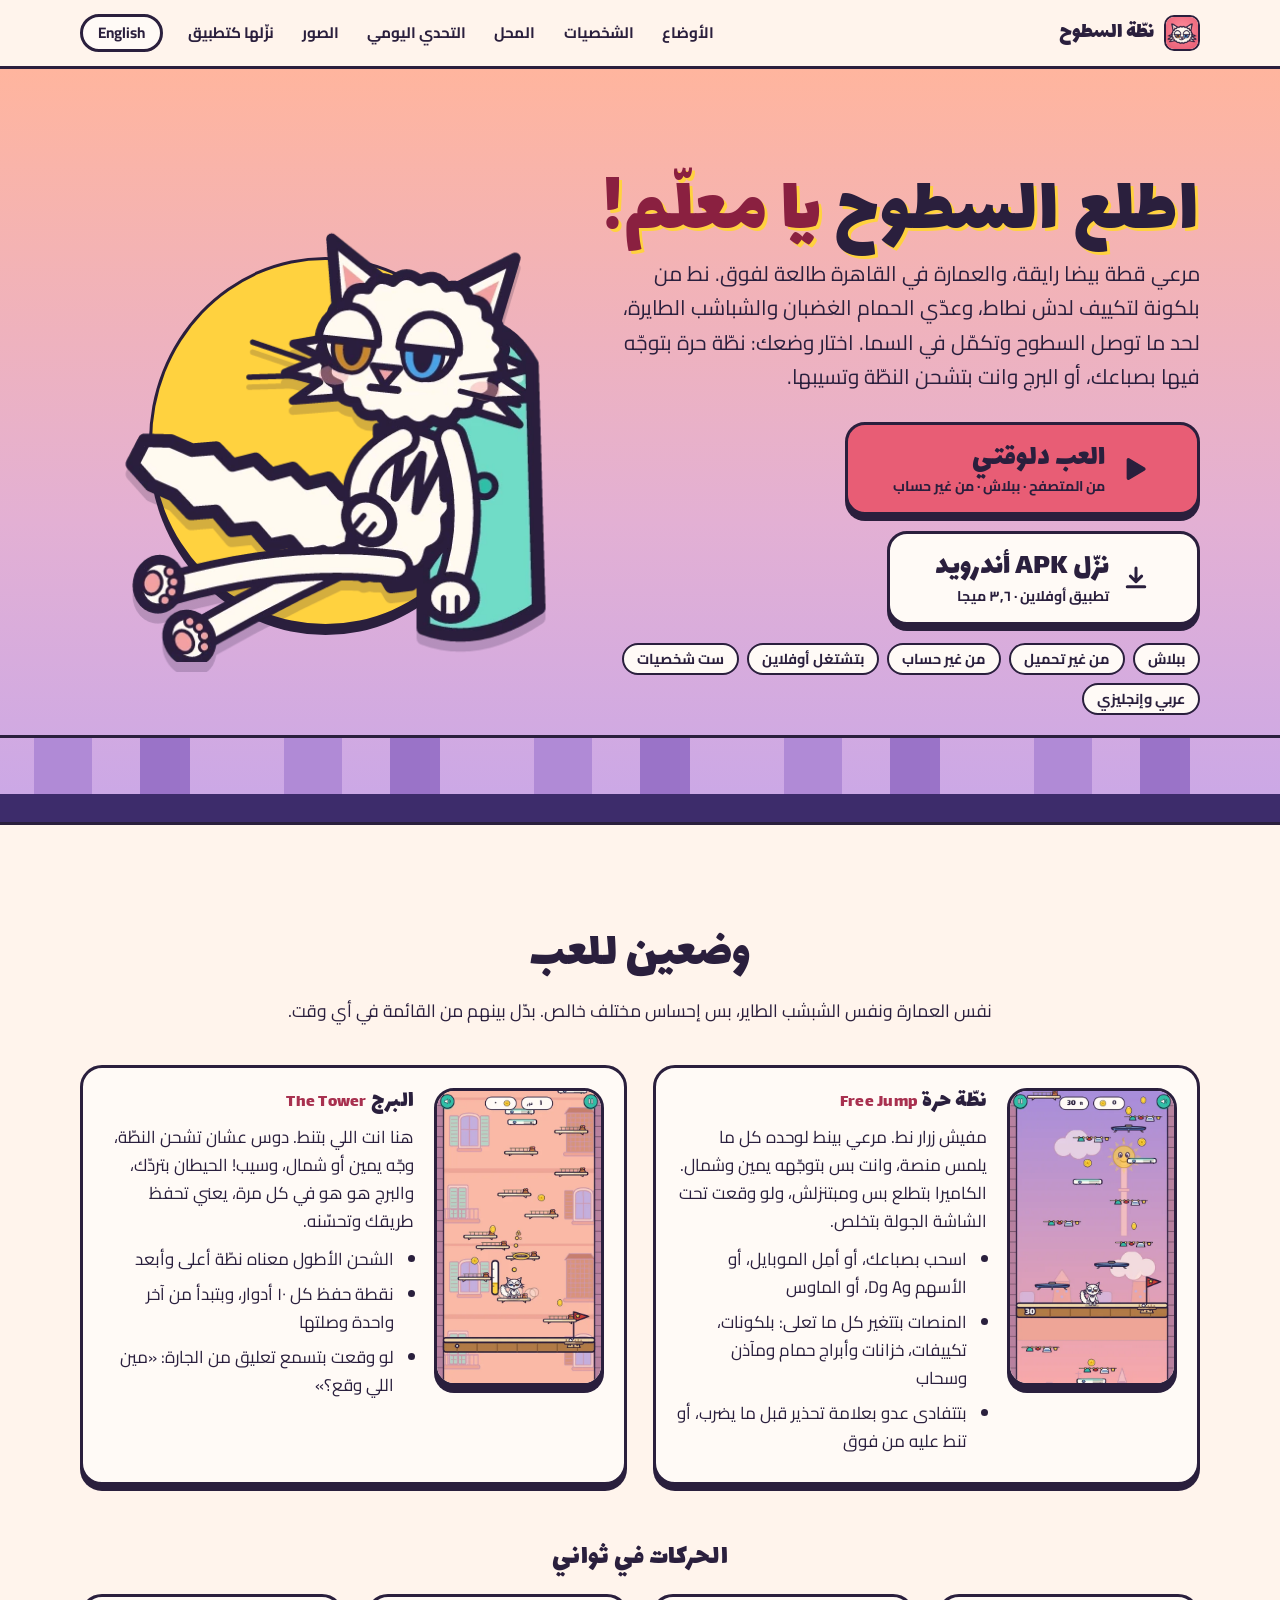
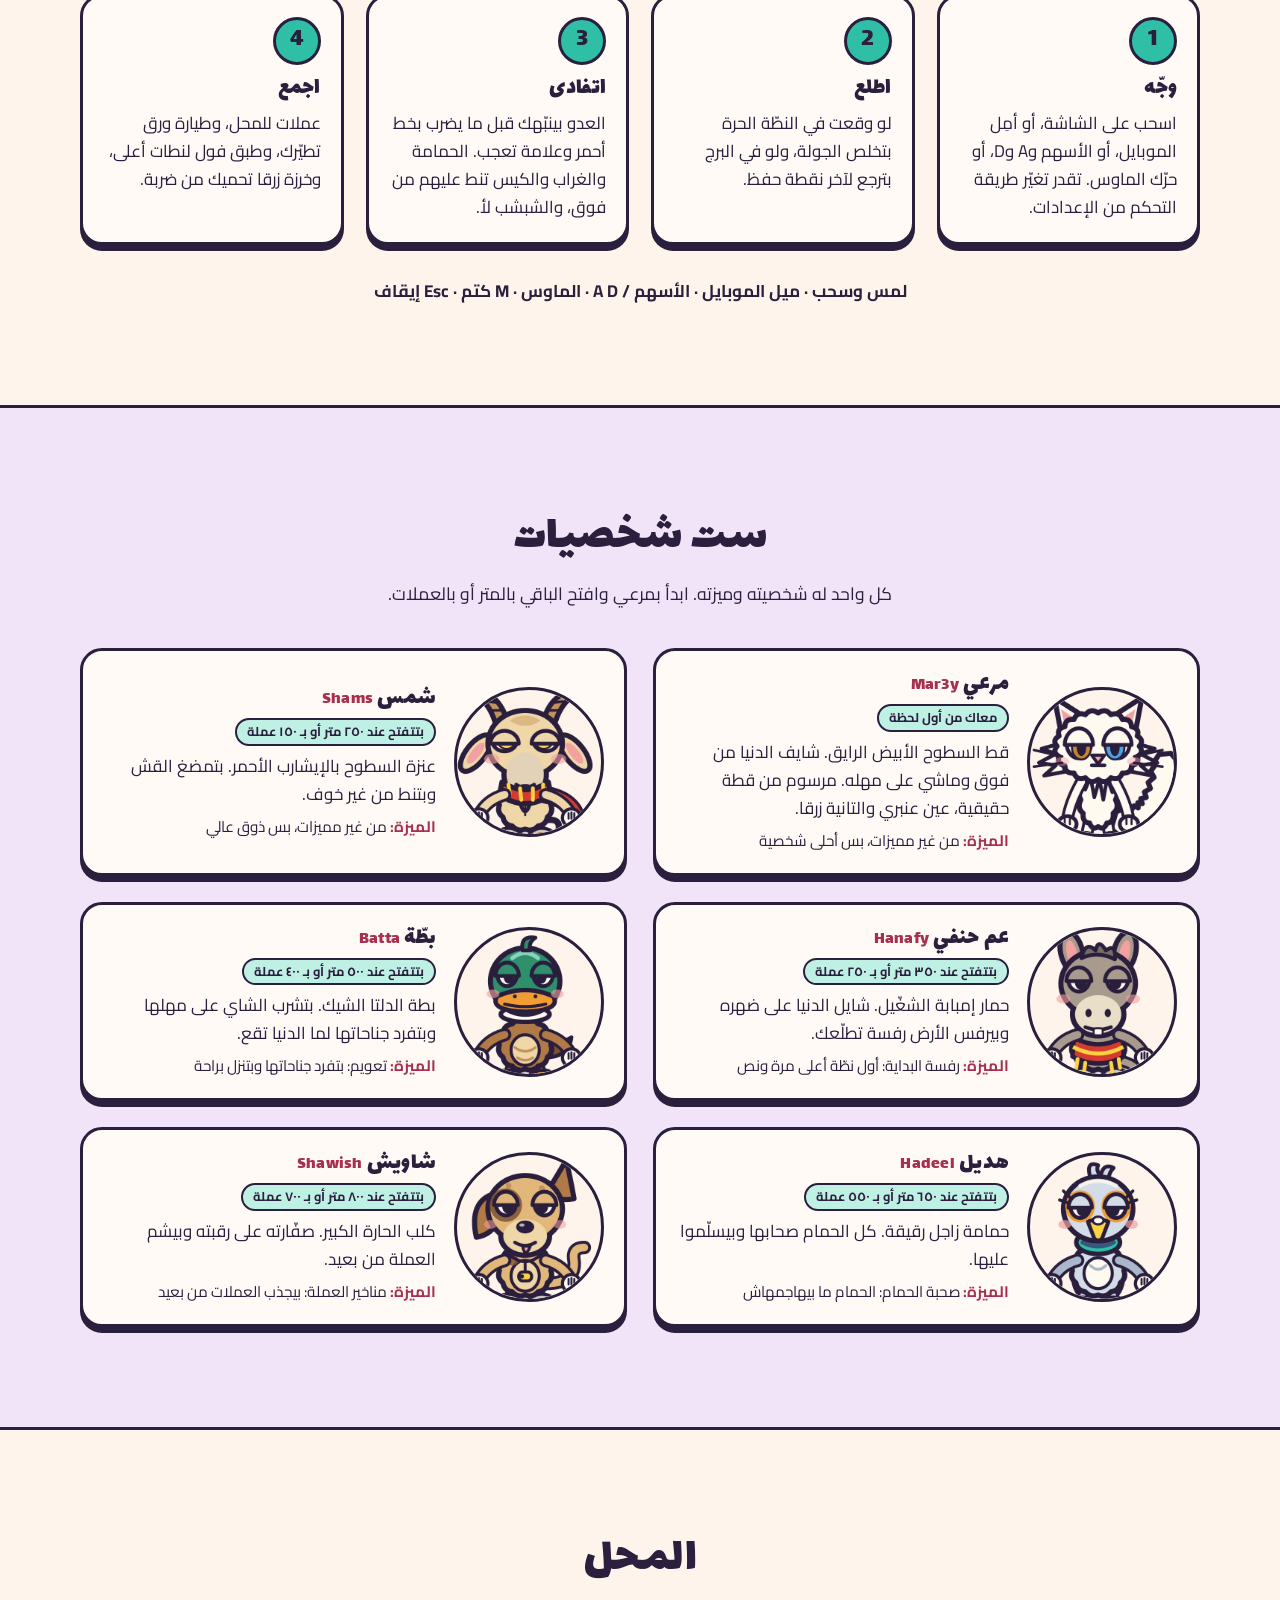
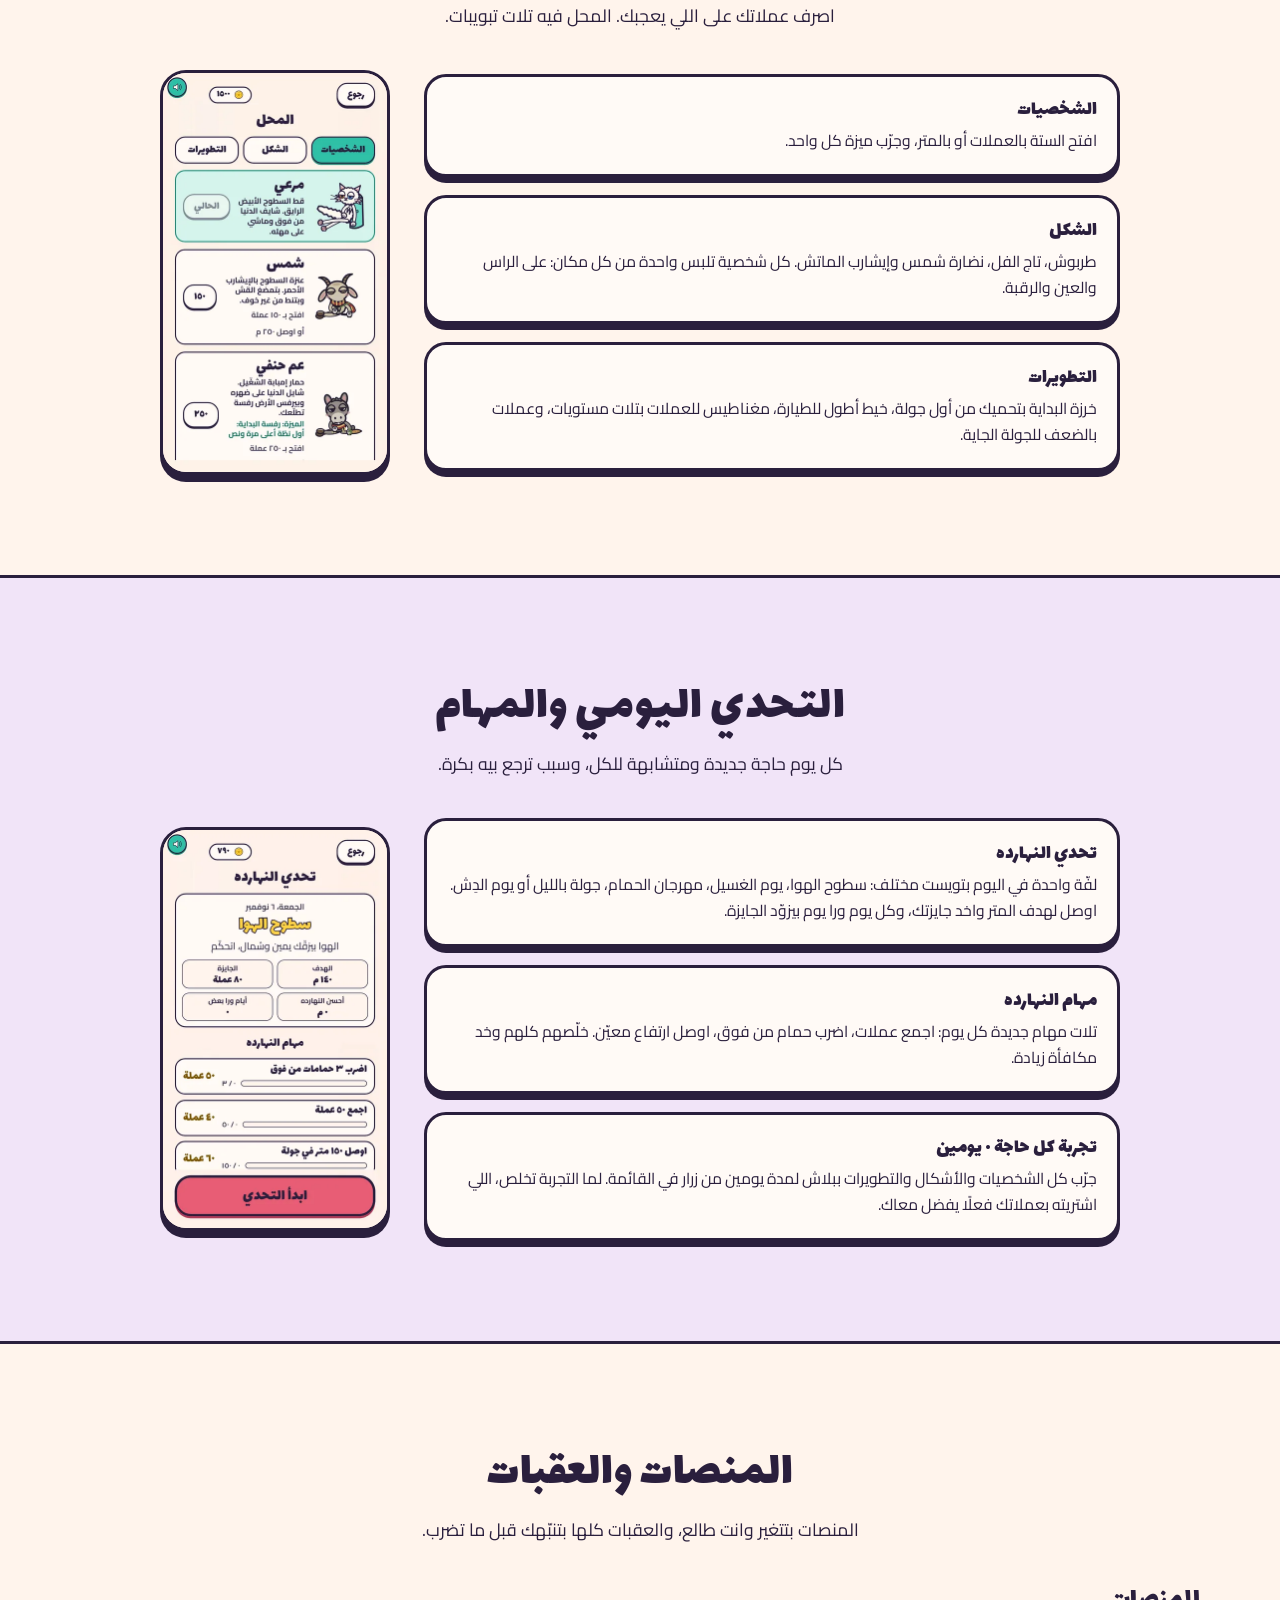
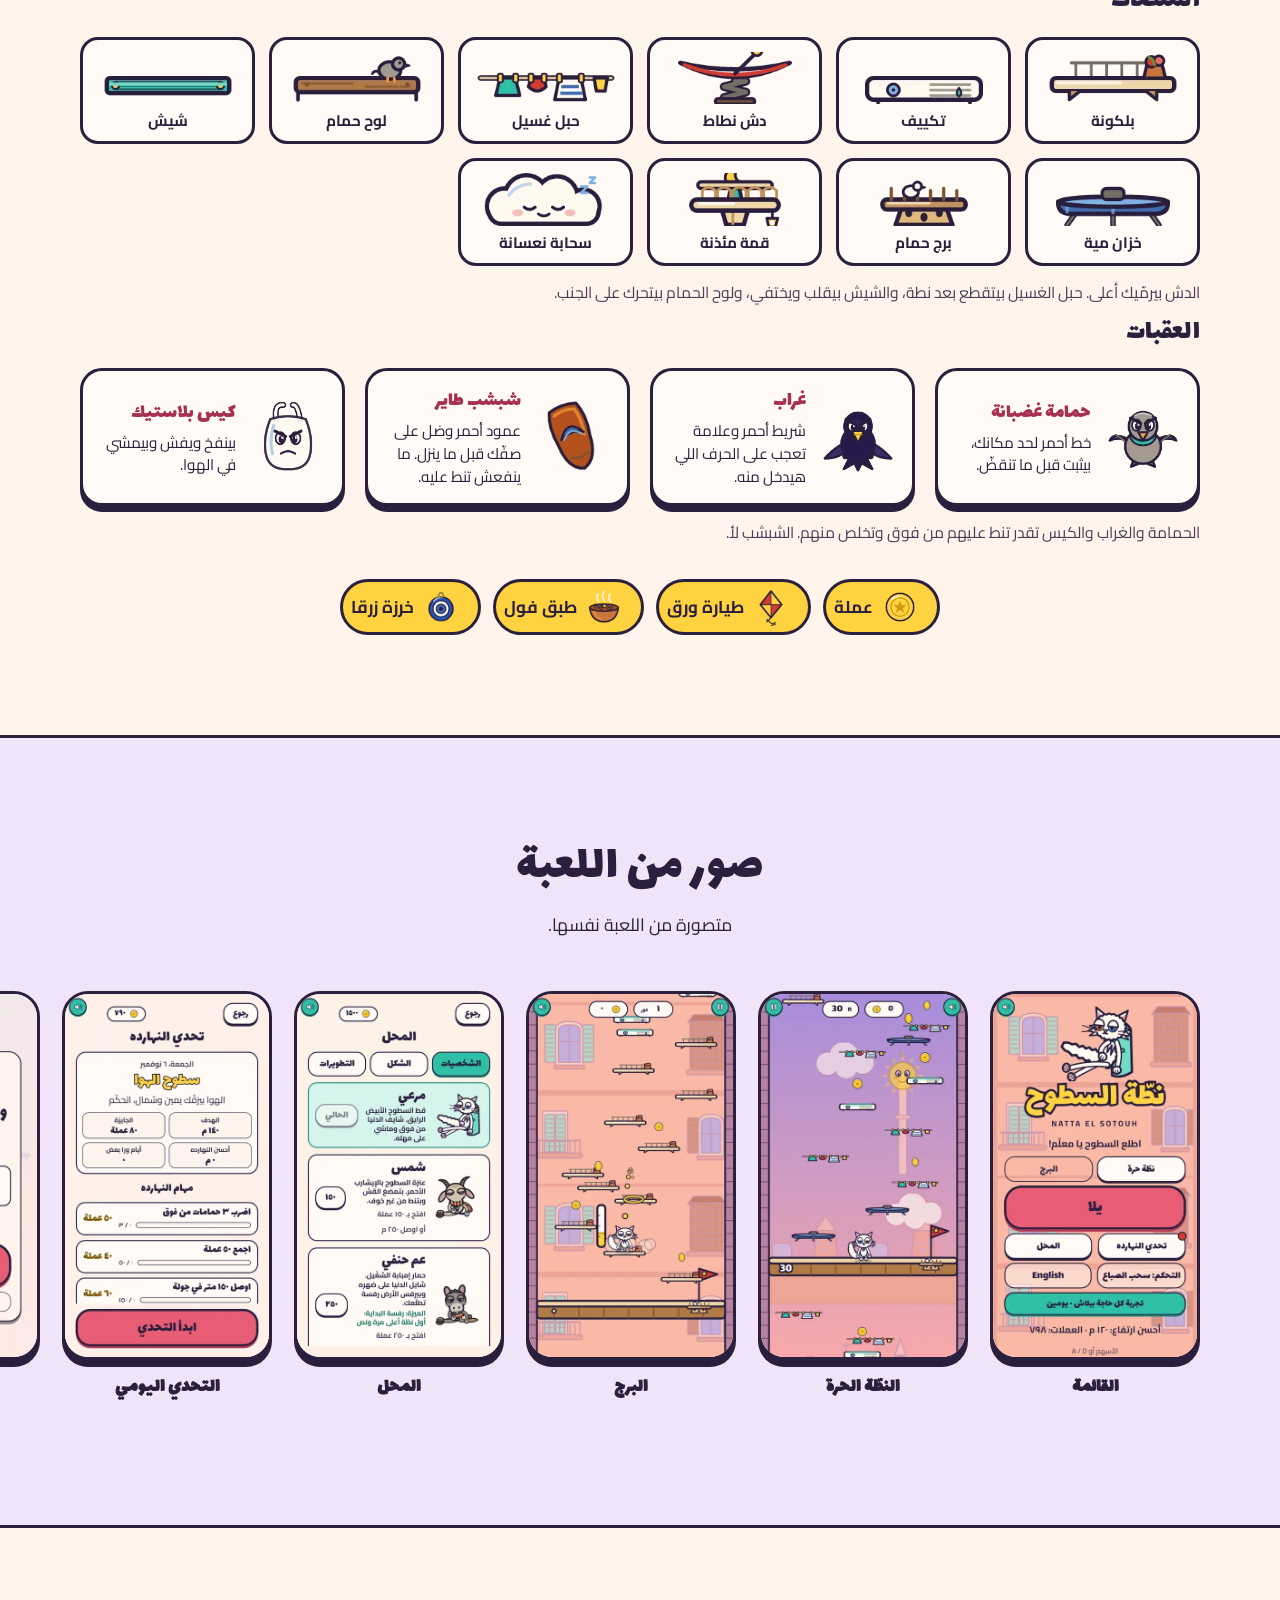
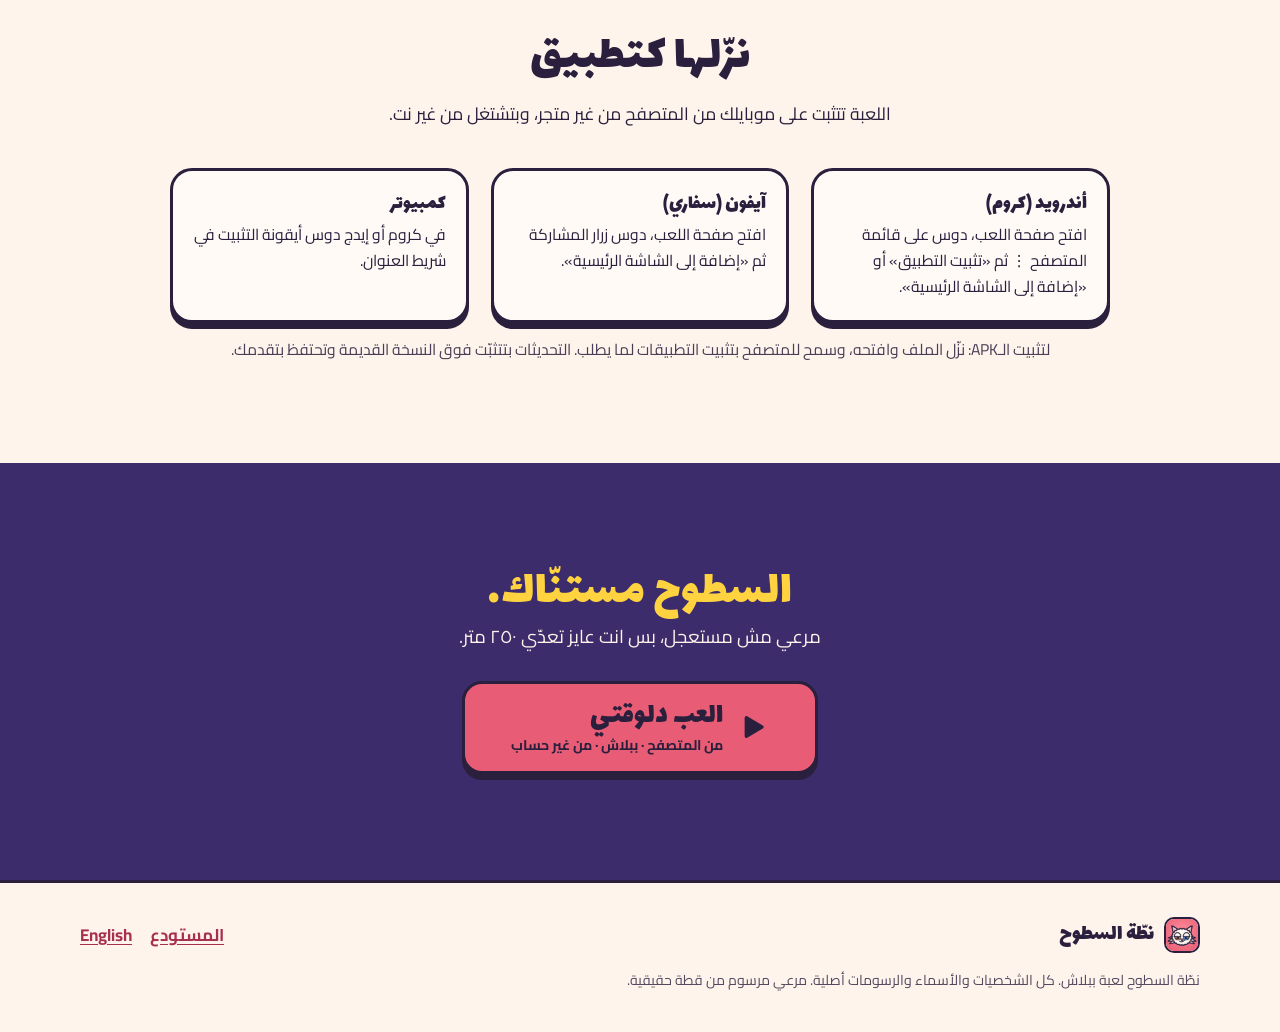
<file: index.html>
<!doctype html>
<html lang="ar" dir="rtl">
<head>
<meta charset="utf-8">
<meta name="viewport" content="width=device-width, initial-scale=1">
<title>نطّة السطوح - لعبة نط كارتون بست شخصيات ووضعين، العب ببلاش من المتصفح</title>
<meta name="description" content="نط من بلكونة لبلكونة فوق عمارة في القاهرة مع مرعي وأصحابه الستة. وضع النطّة الحرة ووضع البرج، محل وتحدي يومي ومهام. ببلاش على المتصفح، من غير تحميل ومن غير حساب.">
<link rel="canonical" href="https://natta-el-sotouh.pages.dev/">
<link rel="alternate" hreflang="en" href="https://mfathy234.github.io/natta-el-sotouh-releases/en/">
<link rel="alternate" hreflang="ar" href="https://mfathy234.github.io/natta-el-sotouh-releases/">
<link rel="alternate" hreflang="x-default" href="https://mfathy234.github.io/natta-el-sotouh-releases/">
<meta name="theme-color" content="#ffb59e">
<link rel="icon" href="favicon.ico" sizes="any">
<link rel="icon" href="favicon.png" type="image/png" sizes="48x48">
<link rel="apple-touch-icon" href="assets/apple-touch-icon.png">
<meta property="og:type" content="website">
<meta property="og:site_name" content="Natta El Sotouh · نطّة السطوح">
<meta property="og:locale" content="ar_EG">
<meta property="og:locale:alternate" content="en_US">
<meta property="og:title" content="نطّة السطوح - لعبة نط كارتون بست شخصيات ووضعين، العب ببلاش من المتصفح">
<meta property="og:description" content="نط من بلكونة لبلكونة فوق عمارة في القاهرة مع مرعي وأصحابه الستة. وضع النطّة الحرة ووضع البرج، محل وتحدي يومي ومهام. ببلاش على المتصفح، من غير تحميل ومن غير حساب.">
<meta property="og:url" content="https://natta-el-sotouh.pages.dev/">
<meta property="og:image" content="https://natta-el-sotouh.pages.dev/assets/og.png">
<meta property="og:image:width" content="1200">
<meta property="og:image:height" content="630">
<meta property="og:image:alt" content="مرعي القطة البيضا قاعد مرتاح فوق شعار نطّة السطوح">
<meta name="twitter:card" content="summary_large_image">
<meta name="twitter:title" content="نطّة السطوح - لعبة نط كارتون بست شخصيات ووضعين، العب ببلاش من المتصفح">
<meta name="twitter:description" content="نط من بلكونة لبلكونة فوق عمارة في القاهرة مع مرعي وأصحابه الستة. وضع النطّة الحرة ووضع البرج، محل وتحدي يومي ومهام. ببلاش على المتصفح، من غير تحميل ومن غير حساب.">
<meta name="twitter:image" content="https://natta-el-sotouh.pages.dev/assets/og.png">
<link rel="preload" href="assets/fonts/lalezar-arabic-400-normal.woff2" as="font" type="font/woff2" crossorigin>
<link rel="stylesheet" href="style.css">
</head>
<body>
<a class="skip" href="#main">تخطى للمحتوى</a>
<header class="nav"><div class="wrap nav-row">
<a class="brand" href="#top"><img src="assets/icon.png" width="36" height="36" alt=""><span>نطّة السطوح</span></a>
<nav aria-label="الأقسام"><a href="#modes">الأوضاع</a><a href="#heroes">الشخصيات</a><a href="#shop">المحل</a><a href="#daily">التحدي اليومي</a><a href="#shots">الصور</a><a href="#app">نزّلها كتطبيق</a></nav>
<a class="nav-dl" href="https://mfathy234.github.io/natta-el-sotouh-releases/play/" rel="noopener">العب دلوقتي</a>
<a class="lang-switch" lang="en" hreflang="en" href="en/">English</a>
</div></header>
<main id="main">
<section class="hero" id="top"><div class="wrap hero-grid">
<div class="hero-copy">
<h1>اطلع السطوح <em>يا معلّم!</em></h1>
<p class="lead">مرعي قطة بيضا رايقة، والعمارة في القاهرة طالعة لفوق. نط من بلكونة لتكييف لدش نطاط، وعدّي الحمام الغضبان والشباشب الطايرة، لحد ما توصل السطوح وتكمّل في السما. اختار وضعك: نطّة حرة بتوجّه فيها بصباعك، أو البرج وانت بتشحن النطّة وتسيبها.</p>
<div class="cta"><a class="btn primary lg" href="https://mfathy234.github.io/natta-el-sotouh-releases/play/" rel="noopener"><svg width="34" height="34" viewBox="0 0 24 24" aria-hidden="true"><path d="M8 5.5v13l11-6.5z" fill="#2a1f3d" stroke="#2a1f3d" stroke-width="2.4" stroke-linejoin="round"/></svg><span class="dl-label"><span class="dl-title">العب دلوقتي</span><span class="dl-meta">من المتصفح · ببلاش · من غير حساب</span></span></a><a class="btn lg" href="https://github.com/mfathy234/natta-el-sotouh-releases/releases/latest/download/NattaElSotouh.apk" rel="noopener" download><svg width="30" height="30" viewBox="0 0 24 24" aria-hidden="true"><path d="M12 4v11m0 0l-4.5-4.5M12 15l4.5-4.5M5 19h14" fill="none" stroke="#2a1f3d" stroke-width="2.4" stroke-linecap="round" stroke-linejoin="round"/></svg><span class="dl-label"><span class="dl-title">نزّل APK أندرويد</span><span class="dl-meta">تطبيق أوفلاين · ٣٫٦ ميجا</span></span></a></div>
<ul class="chips"><li>ببلاش</li><li>من غير تحميل</li><li>من غير حساب</li><li>بتشتغل أوفلاين</li><li>ست شخصيات</li><li>عربي وإنجليزي</li></ul>
</div>
<div class="hero-art"><div class="stage"><img class="mar3y" src="assets/art/hero_marei_slouch.webp" width="504" height="448" alt="مرعي القطة البيضا قاعد مرتاح فوق شعار نطّة السطوح"></div></div>
</div>
<div class="skyline" aria-hidden="true"></div>
</section>
<section id="modes"><div class="wrap">
<div class="section-head"><h2>وضعين للعب</h2><p>نفس العمارة ونفس الشبشب الطاير، بس إحساس مختلف خالص. بدّل بينهم من القائمة في أي وقت.</p></div>
<div class="modes"><article class="card mode"><div class="phone"><img src="assets/shots/free.webp" width="450" height="800" loading="lazy" alt="مرعي بينط في السما فوق السحاب"></div><div><h3>نطّة حرة <span class="alt" lang="en">Free Jump</span></h3><p>مفيش زرار نط. مرعي بينط لوحده كل ما يلمس منصة، وانت بس بتوجّهه يمين وشمال. الكاميرا بتطلع بس ومبتنزلش، ولو وقعت تحت الشاشة الجولة بتخلص.</p><ul class="pts"><li>اسحب بصباعك، أو أمِل الموبايل، أو الأسهم وA وD، أو الماوس</li><li>المنصات بتتغير كل ما تعلى: بلكونات، تكييفات، خزانات وأبراج حمام ومآذن وسحاب</li><li>بتتفادى عدو بعلامة تحذير قبل ما يضرب، أو تنط عليه من فوق</li></ul></div></article><article class="card mode"><div class="phone"><img src="assets/shots/tower.webp" width="450" height="800" loading="lazy" alt="شحن النطّة في وضع البرج"></div><div><h3>البرج <span class="alt" lang="en">The Tower</span></h3><p>هنا انت اللي بتنط. دوس عشان تشحن النطّة، وجّه يمين أو شمال، وسيب! الحيطان بتردّك، والبرج هو هو في كل مرة، يعني تحفظ طريقك وتحسّنه.</p><ul class="pts"><li>الشحن الأطول معناه نطّة أعلى وأبعد</li><li>نقطة حفظ كل ١٠ أدوار، وبتبدأ من آخر واحدة وصلتها</li><li>لو وقعت بتسمع تعليق من الجارة: «مين اللي وقع؟»</li></ul></div></article></div>
<h3 class="sub center">الحركات في ثواني</h3>
<ol class="steps"><li><div><h3>وجّه</h3><p>اسحب على الشاشة، أو أمِل الموبايل، أو الأسهم وA وD، أو حرّك الماوس. تقدر تغيّر طريقة التحكم من الإعدادات.</p></div></li><li><div><h3>اطلع</h3><p>لو وقعت في النطّة الحرة بتخلص الجولة، ولو في البرج بترجع لآخر نقطة حفظ.</p></div></li><li><div><h3>اتفادى</h3><p>العدو بينبّهك قبل ما يضرب بخط أحمر وعلامة تعجب. الحمامة والغراب والكيس تنط عليهم من فوق، والشبشب لأ.</p></div></li><li><div><h3>اجمع</h3><p>عملات للمحل، وطيارة ورق تطيّرك، وطبق فول لنطات أعلى، وخرزة زرقا تحميك من ضربة.</p></div></li></ol>
<p class="keys">لمس وسحب · ميل الموبايل · الأسهم / A D · الماوس · M كتم · Esc إيقاف</p>
</div></section>
<section id="heroes" class="alt"><div class="wrap">
<div class="section-head"><h2>ست شخصيات</h2><p>كل واحد له شخصيته وميزته. ابدأ بمرعي وافتح الباقي بالمتر أو بالعملات.</p></div>
<div class="hero-cards"><article class="card hero-card"><div class="portrait"><img src="assets/art/hero_marei_idle.webp" width="252" height="224" loading="lazy" alt="مرعي القطة البيضا واقف رايق"></div><div><h3>مرعي <span class="alt" lang="en">Mar3y</span></h3><span class="tag">معاك من أول لحظة</span><p>قط السطوح الأبيض الرايق. شايف الدنيا من فوق وماشي على مهله. مرسوم من قطة حقيقية، عين عنبري والتانية زرقا.</p><p class="perk"><b>الميزة:</b> من غير مميزات، بس أحلى شخصية</p></div></article><article class="card hero-card"><div class="portrait"><img src="assets/art/hero_shams_idle.webp" width="252" height="224" loading="lazy" alt="شمس العنزة بإيشارب أحمر"></div><div><h3>شمس <span class="alt" lang="en">Shams</span></h3><span class="tag">بتتفتح عند ٢٥٠ متر أو بـ ١٥٠ عملة</span><p>عنزة السطوح بالإيشارب الأحمر. بتمضغ القش وبتنط من غير خوف.</p><p class="perk"><b>الميزة:</b> من غير مميزات، بس ذوق عالي</p></div></article><article class="card hero-card"><div class="portrait"><img src="assets/art/hero_hanafy_idle.webp" width="252" height="224" loading="lazy" alt="عم حنفي الحمار"></div><div><h3>عم حنفي <span class="alt" lang="en">Hanafy</span></h3><span class="tag">بتتفتح عند ٣٥٠ متر أو بـ ٢٥٠ عملة</span><p>حمار إمبابة الشغّيل. شايل الدنيا على ضهره وبيرفس الأرض رفسة تطلّعك.</p><p class="perk"><b>الميزة:</b> رفسة البداية: أول نطّة أعلى مرة ونص</p></div></article><article class="card hero-card"><div class="portrait"><img src="assets/art/hero_batta_idle.webp" width="252" height="224" loading="lazy" alt="بطّة البطة"></div><div><h3>بطّة <span class="alt" lang="en">Batta</span></h3><span class="tag">بتتفتح عند ٥٠٠ متر أو بـ ٤٠٠ عملة</span><p>بطة الدلتا الشيك. بتشرب الشاي على مهلها وبتفرد جناحاتها لما الدنيا تقع.</p><p class="perk"><b>الميزة:</b> تعويم: بتفرد جناحاتها وبتنزل براحة</p></div></article><article class="card hero-card"><div class="portrait"><img src="assets/art/hero_hadeel_idle.webp" width="252" height="224" loading="lazy" alt="هديل الحمامة"></div><div><h3>هديل <span class="alt" lang="en">Hadeel</span></h3><span class="tag">بتتفتح عند ٦٥٠ متر أو بـ ٥٥٠ عملة</span><p>حمامة زاجل رقيقة. كل الحمام صحابها وبيسلّموا عليها.</p><p class="perk"><b>الميزة:</b> صحبة الحمام: الحمام ما بيهاجمهاش</p></div></article><article class="card hero-card"><div class="portrait"><img src="assets/art/hero_shawish_idle.webp" width="252" height="224" loading="lazy" alt="شاويش الكلب"></div><div><h3>شاويش <span class="alt" lang="en">Shawish</span></h3><span class="tag">بتتفتح عند ٨٠٠ متر أو بـ ٧٠٠ عملة</span><p>كلب الحارة الكبير. صفّارته على رقبته وبيشم العملة من بعيد.</p><p class="perk"><b>الميزة:</b> مناخير العملة: بيجذب العملات من بعيد</p></div></article></div>
</div></section>
<section id="shop"><div class="wrap">
<div class="section-head"><h2>المحل</h2><p>اصرف عملاتك على اللي يعجبك. المحل فيه تلات تبويبات.</p></div>
<div class="shopgrid"><div class="facts"><div class="card"><b>الشخصيات</b><p>افتح الستة بالعملات أو بالمتر، وجرّب ميزة كل واحد.</p></div><div class="card"><b>الشكل</b><p>طربوش، تاج الفل، نضارة شمس وإيشارب الماتش. كل شخصية تلبس واحدة من كل مكان: على الراس والعين والرقبة.</p></div><div class="card"><b>التطويرات</b><p>خرزة البداية بتحميك من أول جولة، خيط أطول للطيارة، مغناطيس للعملات بتلات مستويات، وعملات بالضعف للجولة الجاية.</p></div></div><div class="phone shopshot"><img src="assets/shots/shop.webp" width="450" height="800" loading="lazy" alt="تبويب الشخصيات في المحل"></div></div>
</div></section>
<section id="daily" class="alt"><div class="wrap">
<div class="section-head"><h2>التحدي اليومي والمهام</h2><p>كل يوم حاجة جديدة ومتشابهة للكل، وسبب ترجع بيه بكرة.</p></div>
<div class="shopgrid"><div class="facts"><div class="card"><b>تحدي النهارده</b><p>لفّة واحدة في اليوم بتويست مختلف: سطوح الهوا، يوم الغسيل، مهرجان الحمام، جولة بالليل أو يوم الدِش. اوصل لهدف المتر واخد جايزتك، وكل يوم ورا يوم بيزوّد الجايزة.</p></div><div class="card"><b>مهام النهارده</b><p>تلات مهام جديدة كل يوم: اجمع عملات، اضرب حمام من فوق، اوصل ارتفاع معيّن. خلّصهم كلهم وخد مكافأة زيادة.</p></div><div class="card"><b>تجربة كل حاجة · يومين</b><p>جرّب كل الشخصيات والأشكال والتطويرات ببلاش لمدة يومين من زرار في القائمة. لما التجربة تخلص، اللي اشتريته بعملاتك فعلًا يفضل معاك.</p></div></div><div class="phone shopshot"><img src="assets/shots/daily.webp" width="450" height="800" loading="lazy" alt="التحدي اليومي والمهام"></div></div>
</div></section>
<section id="world"><div class="wrap">
<div class="section-head"><h2>المنصات والعقبات</h2><p>المنصات بتتغير وانت طالع، والعقبات كلها بتنبّهك قبل ما تضرب.</p></div>
<h3 class="sub">المنصات</h3>
<ul class="plats"><li><img src="assets/art/plat_balcony_0.webp" width="192" height="72" loading="lazy" alt=""><span>بلكونة</span></li><li><img src="assets/art/plat_ac_0.webp" width="192" height="72" loading="lazy" alt=""><span>تكييف</span></li><li><img src="assets/art/plat_dish_0.webp" width="192" height="72" loading="lazy" alt=""><span>دش نطاط</span></li><li><img src="assets/art/plat_laundry_0.webp" width="192" height="72" loading="lazy" alt=""><span>حبل غسيل</span></li><li><img src="assets/art/plat_plank_0.webp" width="192" height="72" loading="lazy" alt=""><span>لوح حمام</span></li><li><img src="assets/art/plat_shutter_0.webp" width="192" height="72" loading="lazy" alt=""><span>شيش</span></li><li><img src="assets/art/plat_tank_0.webp" width="192" height="72" loading="lazy" alt=""><span>خزان مية</span></li><li><img src="assets/art/plat_tower_0.webp" width="192" height="72" loading="lazy" alt=""><span>برج حمام</span></li><li><img src="assets/art/plat_minaret_0.webp" width="192" height="72" loading="lazy" alt=""><span>قمة مئذنة</span></li><li><img src="assets/art/plat_cloud_0.webp" width="192" height="72" loading="lazy" alt=""><span>سحابة نعسانة</span></li></ul>
<p class="fine">الدش بيرمّيك أعلى. حبل الغسيل بيتقطع بعد نطة، والشيش بيقلب ويختفي، ولوح الحمام بيتحرك على الجنب.</p>
<h3 class="sub">العقبات</h3>
<ul class="haz"><li class="card"><img src="assets/art/enemy_pigeon_0.webp" width="92" height="92" loading="lazy" alt=""><div><b>حمامة غضبانة</b><p>خط أحمر لحد مكانك، بيثبت قبل ما تنقضّ.</p></div></li><li class="card"><img src="assets/art/enemy_crow_0.webp" width="92" height="92" loading="lazy" alt=""><div><b>غراب</b><p>شريط أحمر وعلامة تعجب على الحرف اللي هيدخل منه.</p></div></li><li class="card"><img src="assets/art/enemy_slipper_0.webp" width="92" height="92" loading="lazy" alt=""><div><b>شبشب طاير</b><p>عمود أحمر وضل على صفّك قبل ما ينزل. ما ينفعش تنط عليه.</p></div></li><li class="card"><img src="assets/art/enemy_bag_0.webp" width="92" height="92" loading="lazy" alt=""><div><b>كيس بلاستيك</b><p>بينفخ ويفش وبيمشي في الهوا.</p></div></li></ul>
<p class="fine">الحمامة والغراب والكيس تقدر تنط عليهم من فوق وتخلص منهم. الشبشب لأ.</p>
<ul class="items"><li><img src="assets/art/item_coin_0.webp" width="52" height="52" loading="lazy" alt=""><span>عملة</span></li><li><img src="assets/art/item_kite_0.webp" width="52" height="52" loading="lazy" alt=""><span>طيارة ورق</span></li><li><img src="assets/art/item_ful_0.webp" width="52" height="52" loading="lazy" alt=""><span>طبق فول</span></li><li><img src="assets/art/item_bead_0.webp" width="52" height="52" loading="lazy" alt=""><span>خرزة زرقا</span></li></ul>
</div></section>
<section id="shots" class="alt"><div class="wrap section-head"><h2>صور من اللعبة</h2><p>متصورة من اللعبة نفسها.</p></div>
<ul class="strip" tabindex="0"><li><figure><div class="phone"><img src="assets/shots/menu.webp" width="450" height="800" loading="lazy" alt="القائمة بشعار نطّة السطوح وأزرار النطّة الحرة والبرج"></div><figcaption><b>القائمة</b></figcaption></figure></li><li><figure><div class="phone"><img src="assets/shots/free.webp" width="450" height="800" loading="lazy" alt="مرعي بينط في السما فوق السحاب"></div><figcaption><b>النطّة الحرة</b></figcaption></figure></li><li><figure><div class="phone"><img src="assets/shots/tower.webp" width="450" height="800" loading="lazy" alt="شحن النطّة في وضع البرج"></div><figcaption><b>البرج</b></figcaption></figure></li><li><figure><div class="phone"><img src="assets/shots/shop.webp" width="450" height="800" loading="lazy" alt="تبويب الشخصيات في المحل"></div><figcaption><b>المحل</b></figcaption></figure></li><li><figure><div class="phone"><img src="assets/shots/daily.webp" width="450" height="800" loading="lazy" alt="التحدي اليومي والمهام"></div><figcaption><b>التحدي اليومي</b></figcaption></figure></li><li><figure><div class="phone"><img src="assets/shots/gameover.webp" width="450" height="800" loading="lazy" alt="شاشة النهاية بالنتيجة"></div><figcaption><b>لما تقع</b></figcaption></figure></li></ul>
</section>
<section id="app"><div class="wrap">
<div class="section-head"><h2>نزّلها كتطبيق</h2><p>اللعبة تتثبت على موبايلك من المتصفح من غير متجر، وبتشتغل من غير نت.</p></div>
<div class="facts"><div class="card"><b>أندرويد (كروم)</b><p>افتح صفحة اللعب، دوس على قائمة المتصفح ⋮ ثم «تثبيت التطبيق» أو «إضافة إلى الشاشة الرئيسية».</p></div><div class="card"><b>آيفون (سفاري)</b><p>افتح صفحة اللعب، دوس زرار المشاركة ثم «إضافة إلى الشاشة الرئيسية».</p></div><div class="card"><b>كمبيوتر</b><p>في كروم أو إيدج دوس أيقونة التثبيت في شريط العنوان.</p></div></div>
<p class="fine center">لتثبيت الـAPK: نزّل الملف وافتحه، وسمح للمتصفح بتثبيت التطبيقات لما يطلب. التحديثات بتتثبّت فوق النسخة القديمة وتحتفظ بتقدمك.</p>
</div></section>
<section class="closing"><div class="wrap">
<h2>السطوح مستنّاك.</h2><p>مرعي مش مستعجل، بس انت عايز تعدّي ٢٥٠ متر.</p>
<div class="cta center"><a class="btn primary lg" href="https://mfathy234.github.io/natta-el-sotouh-releases/play/" rel="noopener"><svg width="34" height="34" viewBox="0 0 24 24" aria-hidden="true"><path d="M8 5.5v13l11-6.5z" fill="#2a1f3d" stroke="#2a1f3d" stroke-width="2.4" stroke-linejoin="round"/></svg><span class="dl-label"><span class="dl-title">العب دلوقتي</span><span class="dl-meta">من المتصفح · ببلاش · من غير حساب</span></span></a></div>
</div></section>
</main>
<footer><div class="wrap"><div class="foot">
<a class="brand" href="#top"><img src="assets/icon.png" width="36" height="36" alt=""><span>نطّة السطوح</span></a>
<nav><a href="https://github.com/mfathy234/natta-el-sotouh-releases" rel="noopener">المستودع</a><a href="en/" lang="en">English</a></nav>
</div><small>نطّة السطوح لعبة ببلاش. كل الشخصيات والأسماء والرسومات أصلية. مرعي مرسوم من قطة حقيقية.</small></div></footer>
</body>
</html>
</file>
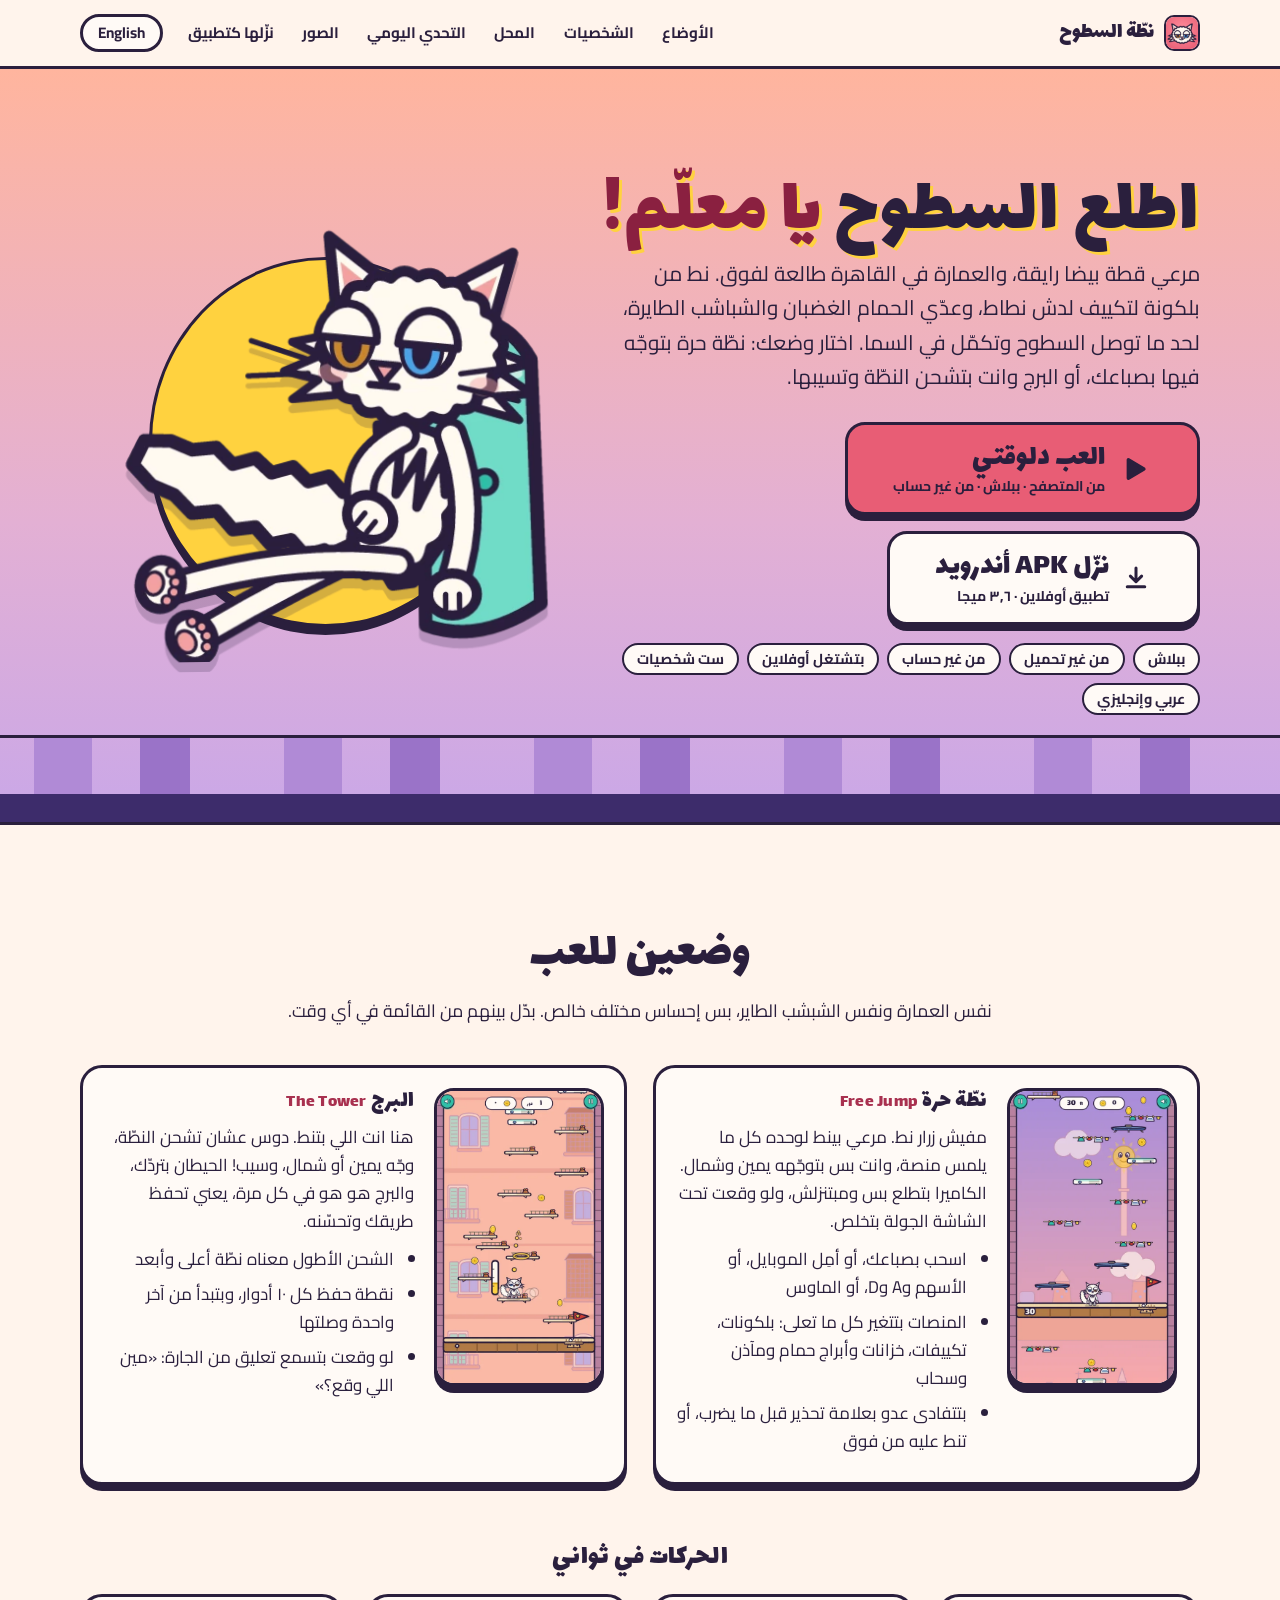
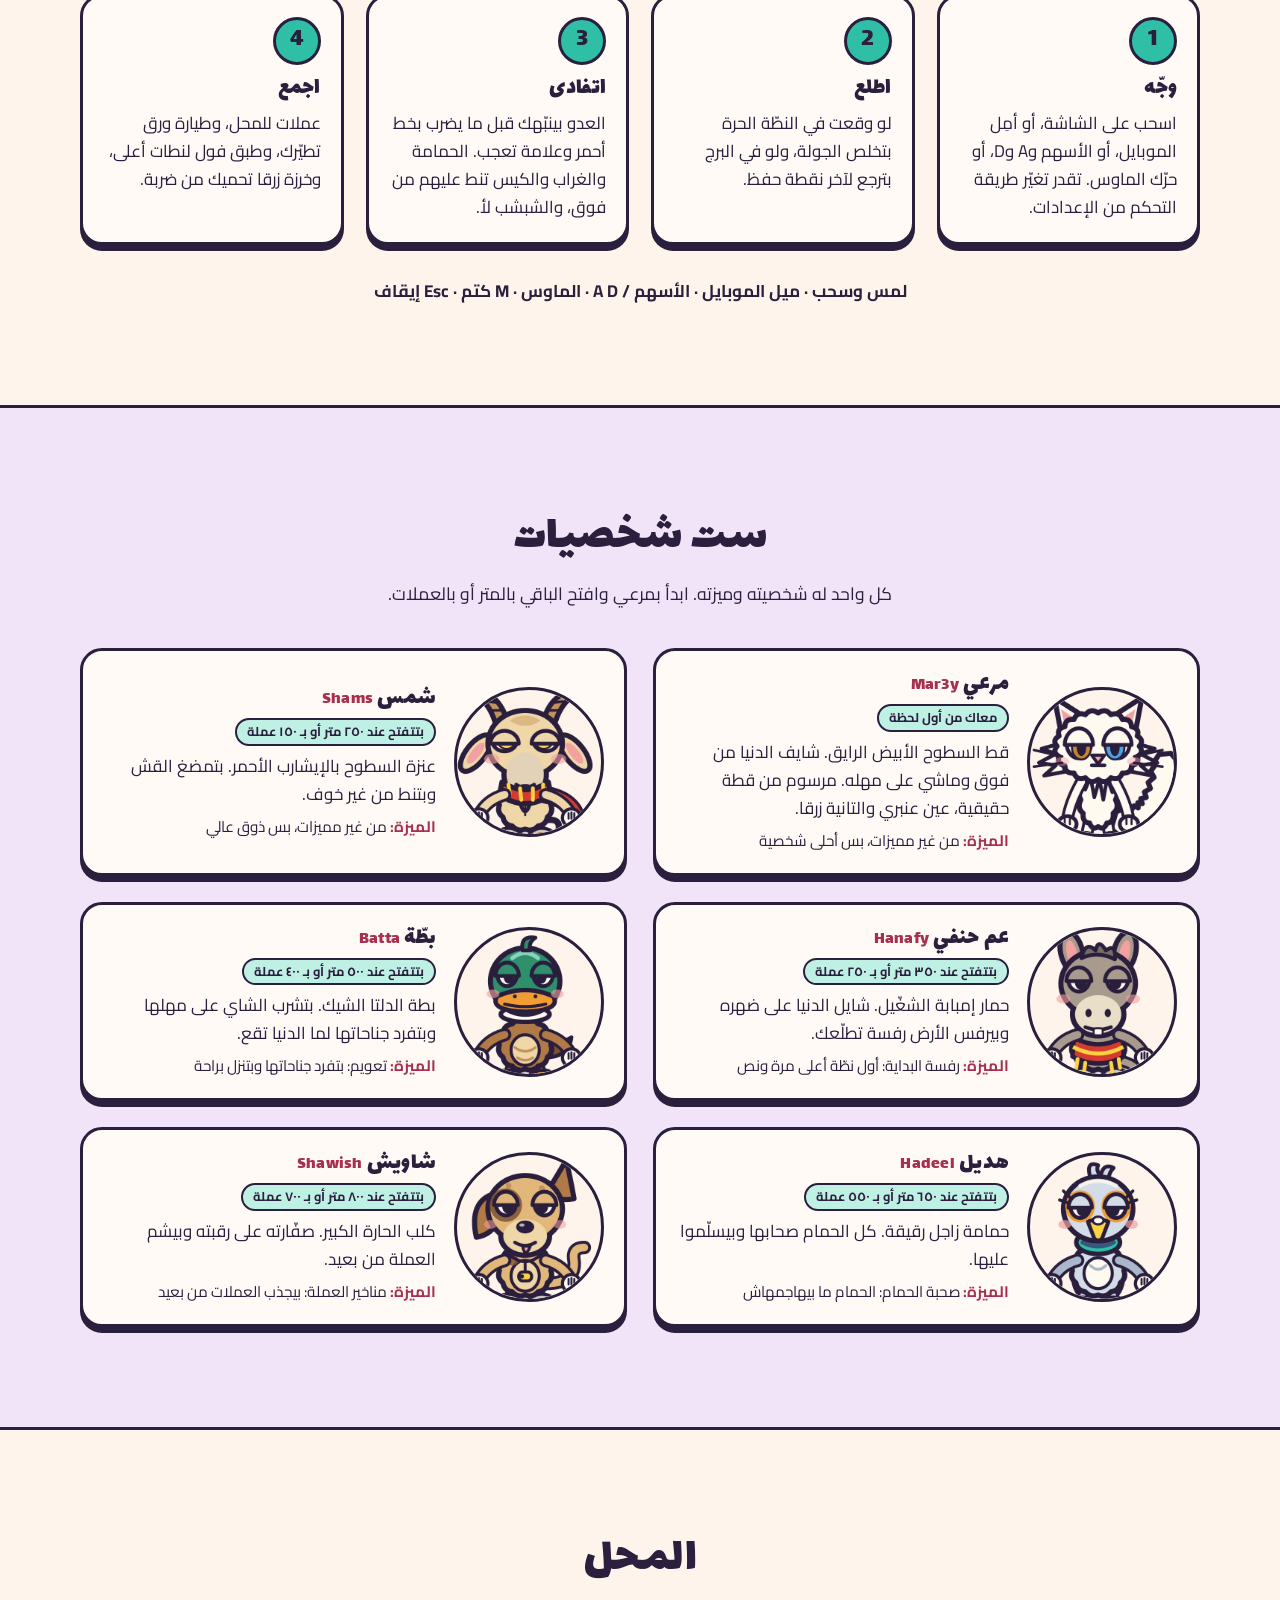
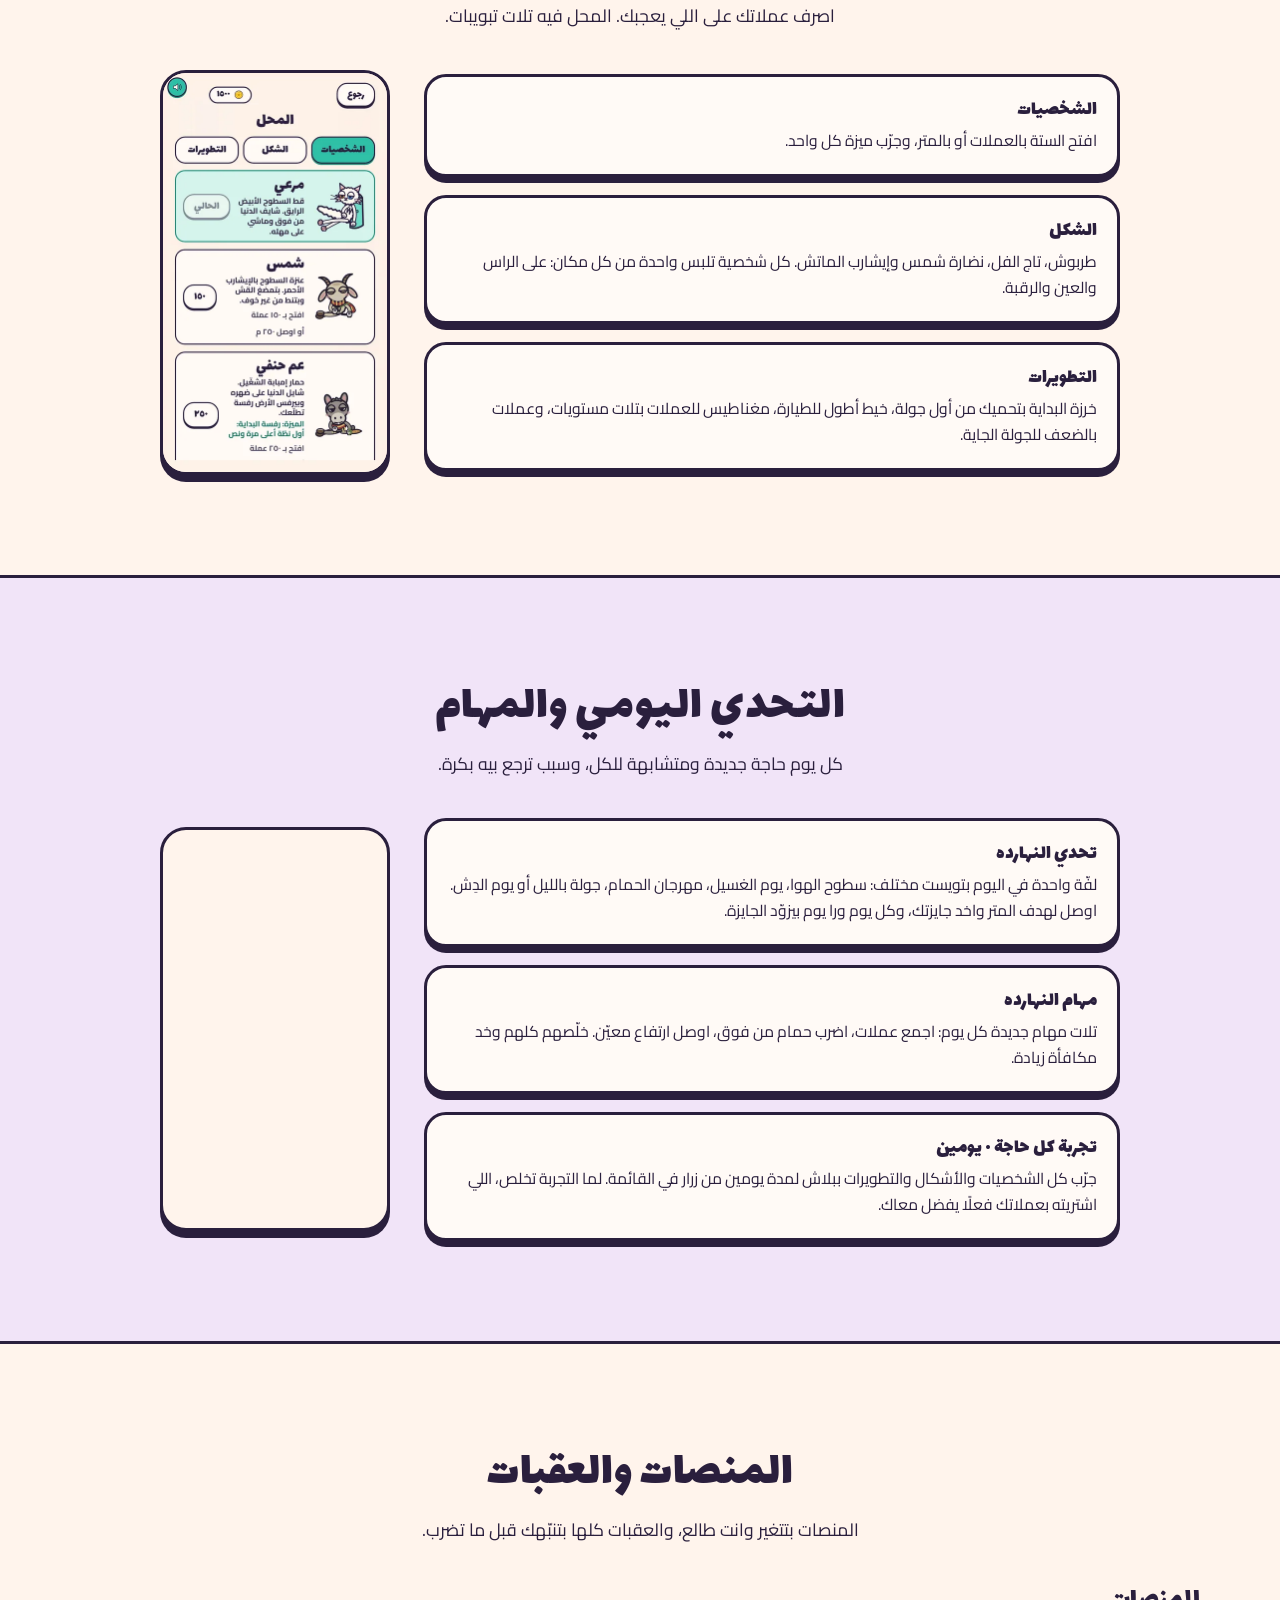
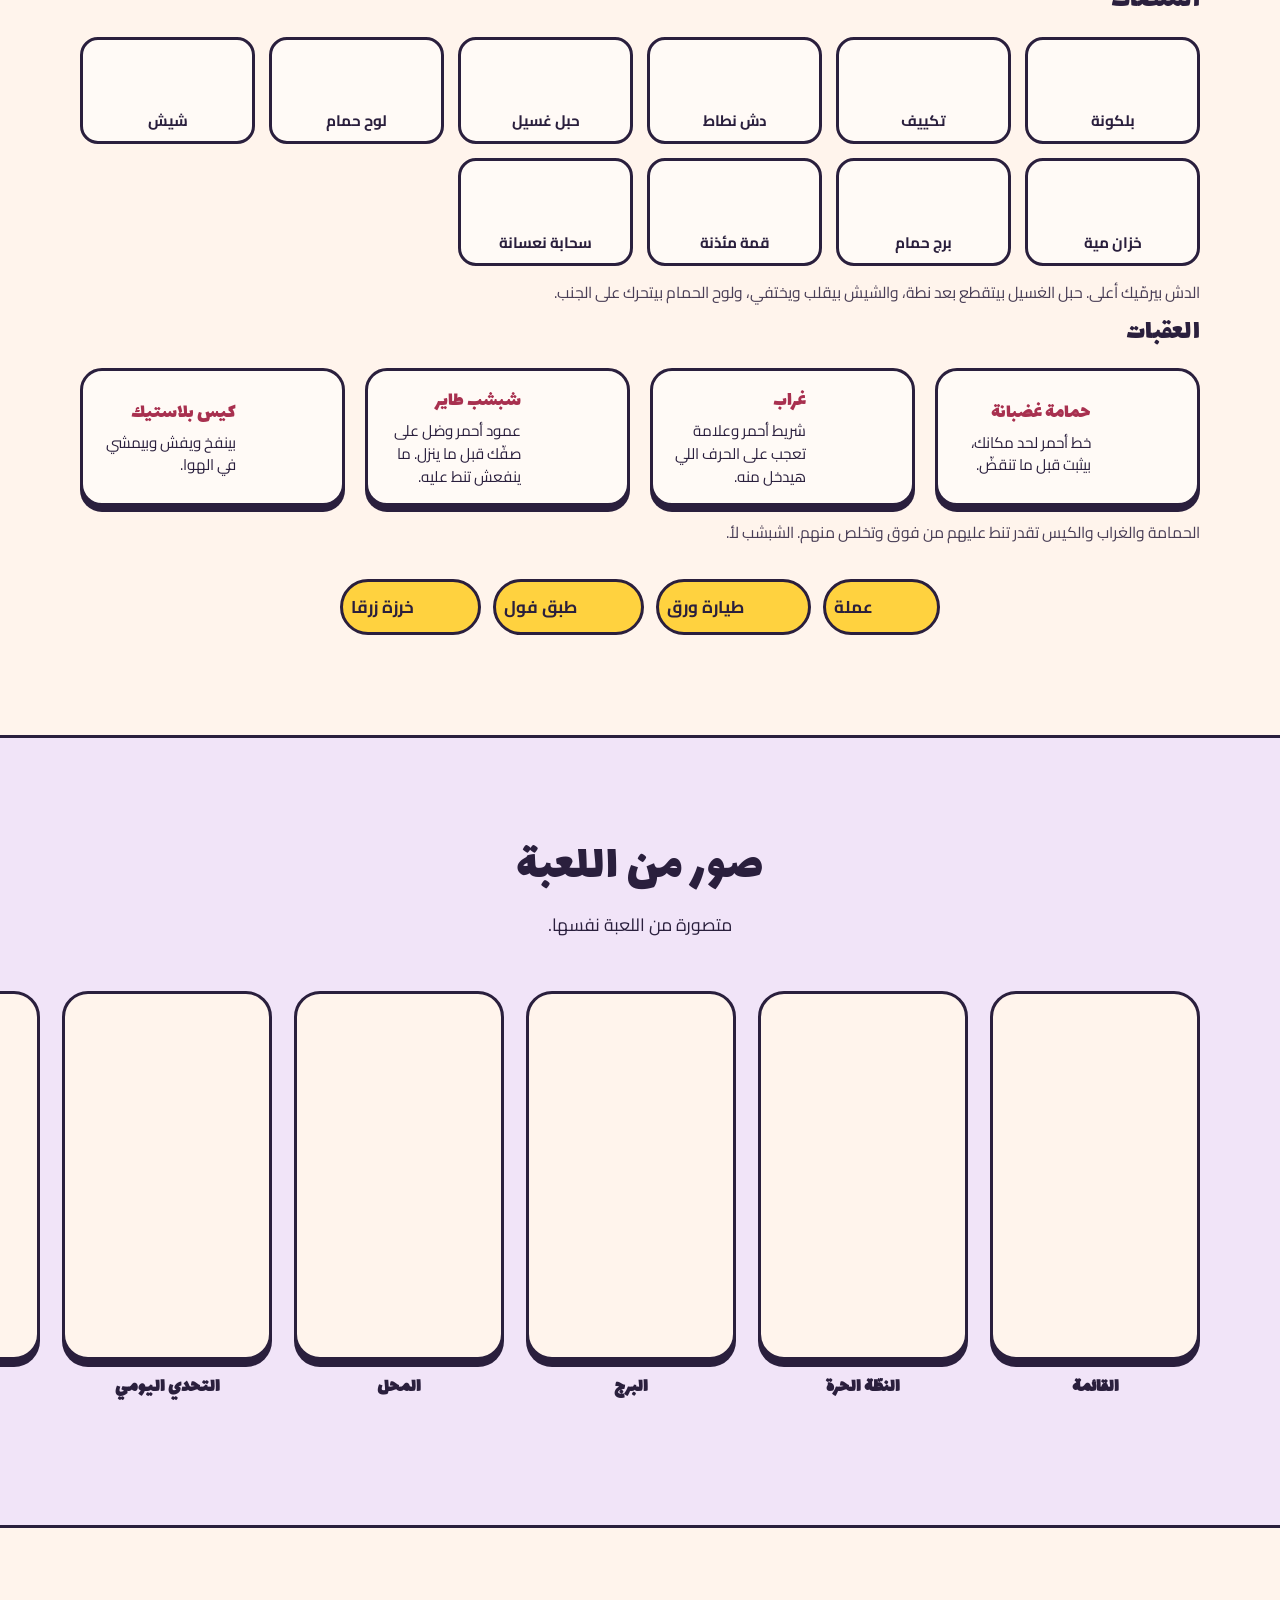
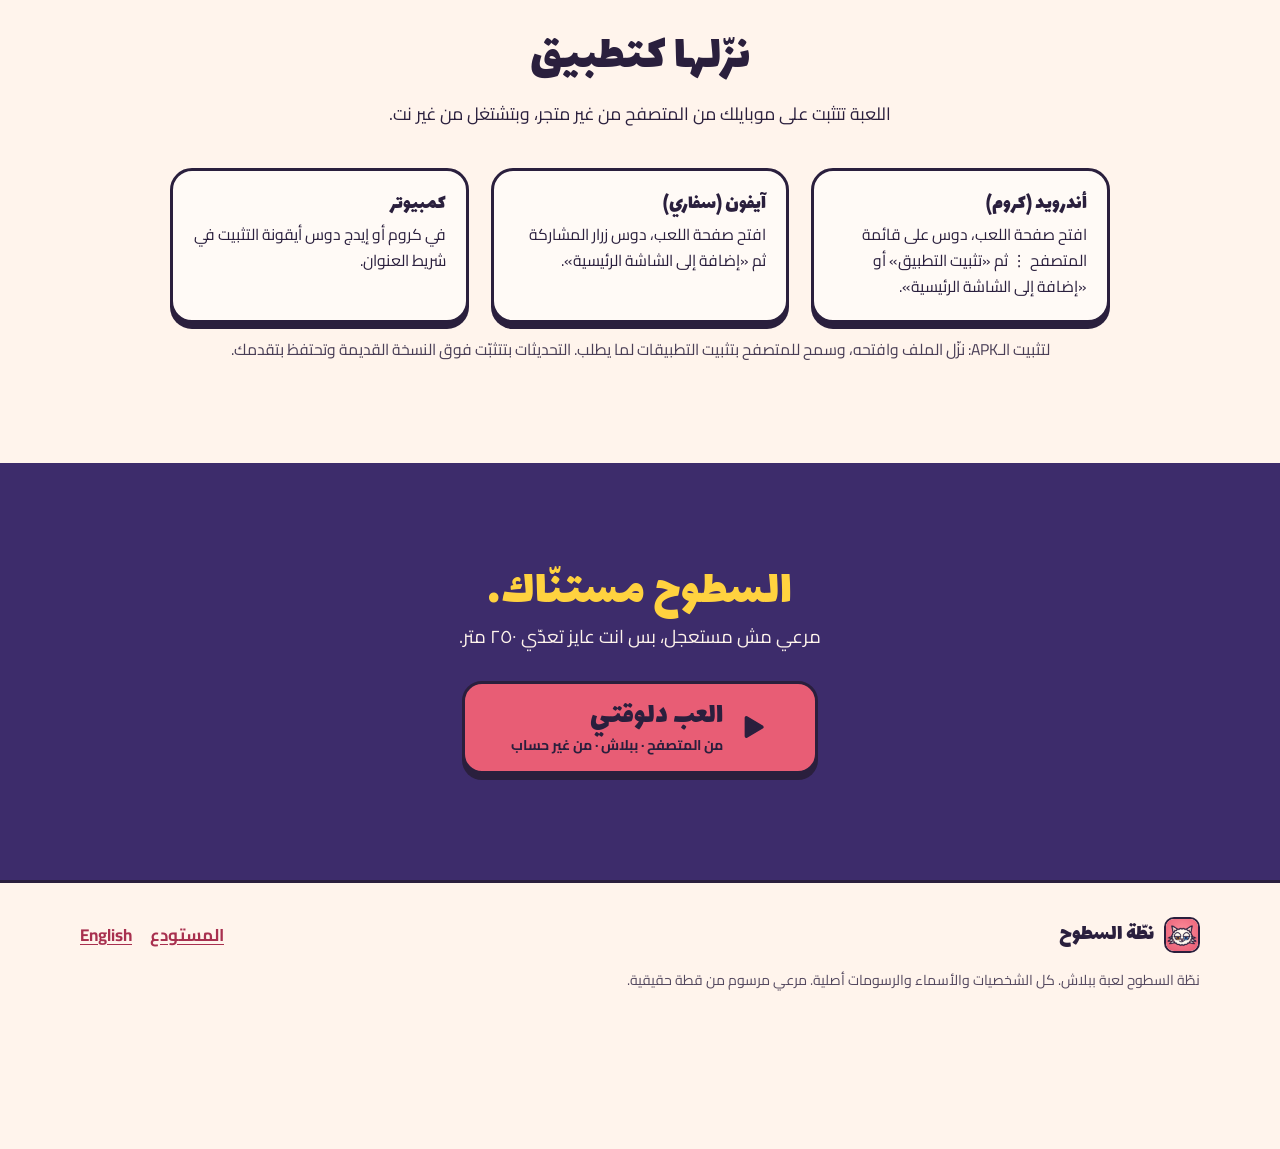
<file: ar/index.html>
<!DOCTYPE html>
<html lang="ar" dir="rtl"><head><meta charset="utf-8"><title>نطّة السطوح</title>
<link rel="canonical" href="https://mfathy234.github.io/natta-el-sotouh-releases/">
<meta http-equiv="refresh" content="0; url=../">
</head><body><p><a href="../">نطّة السطوح</a></p></body></html>
</file>
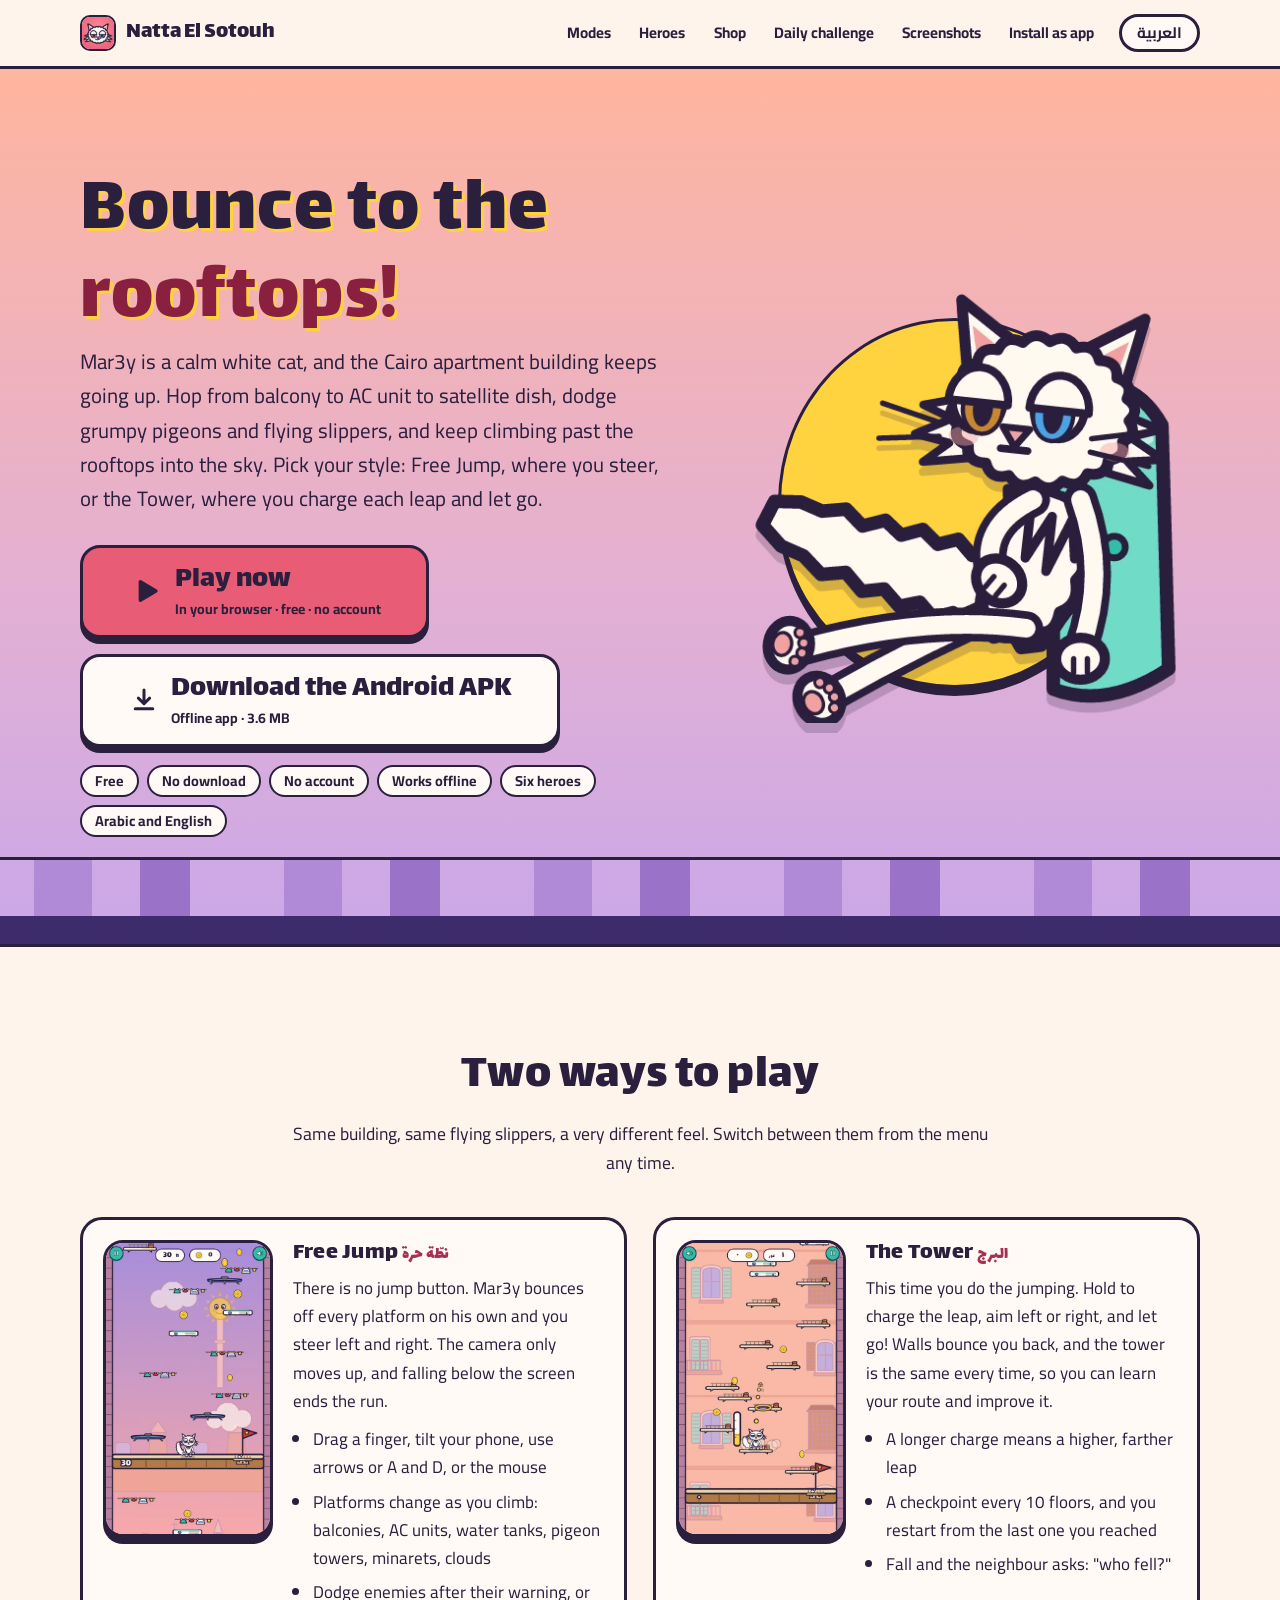
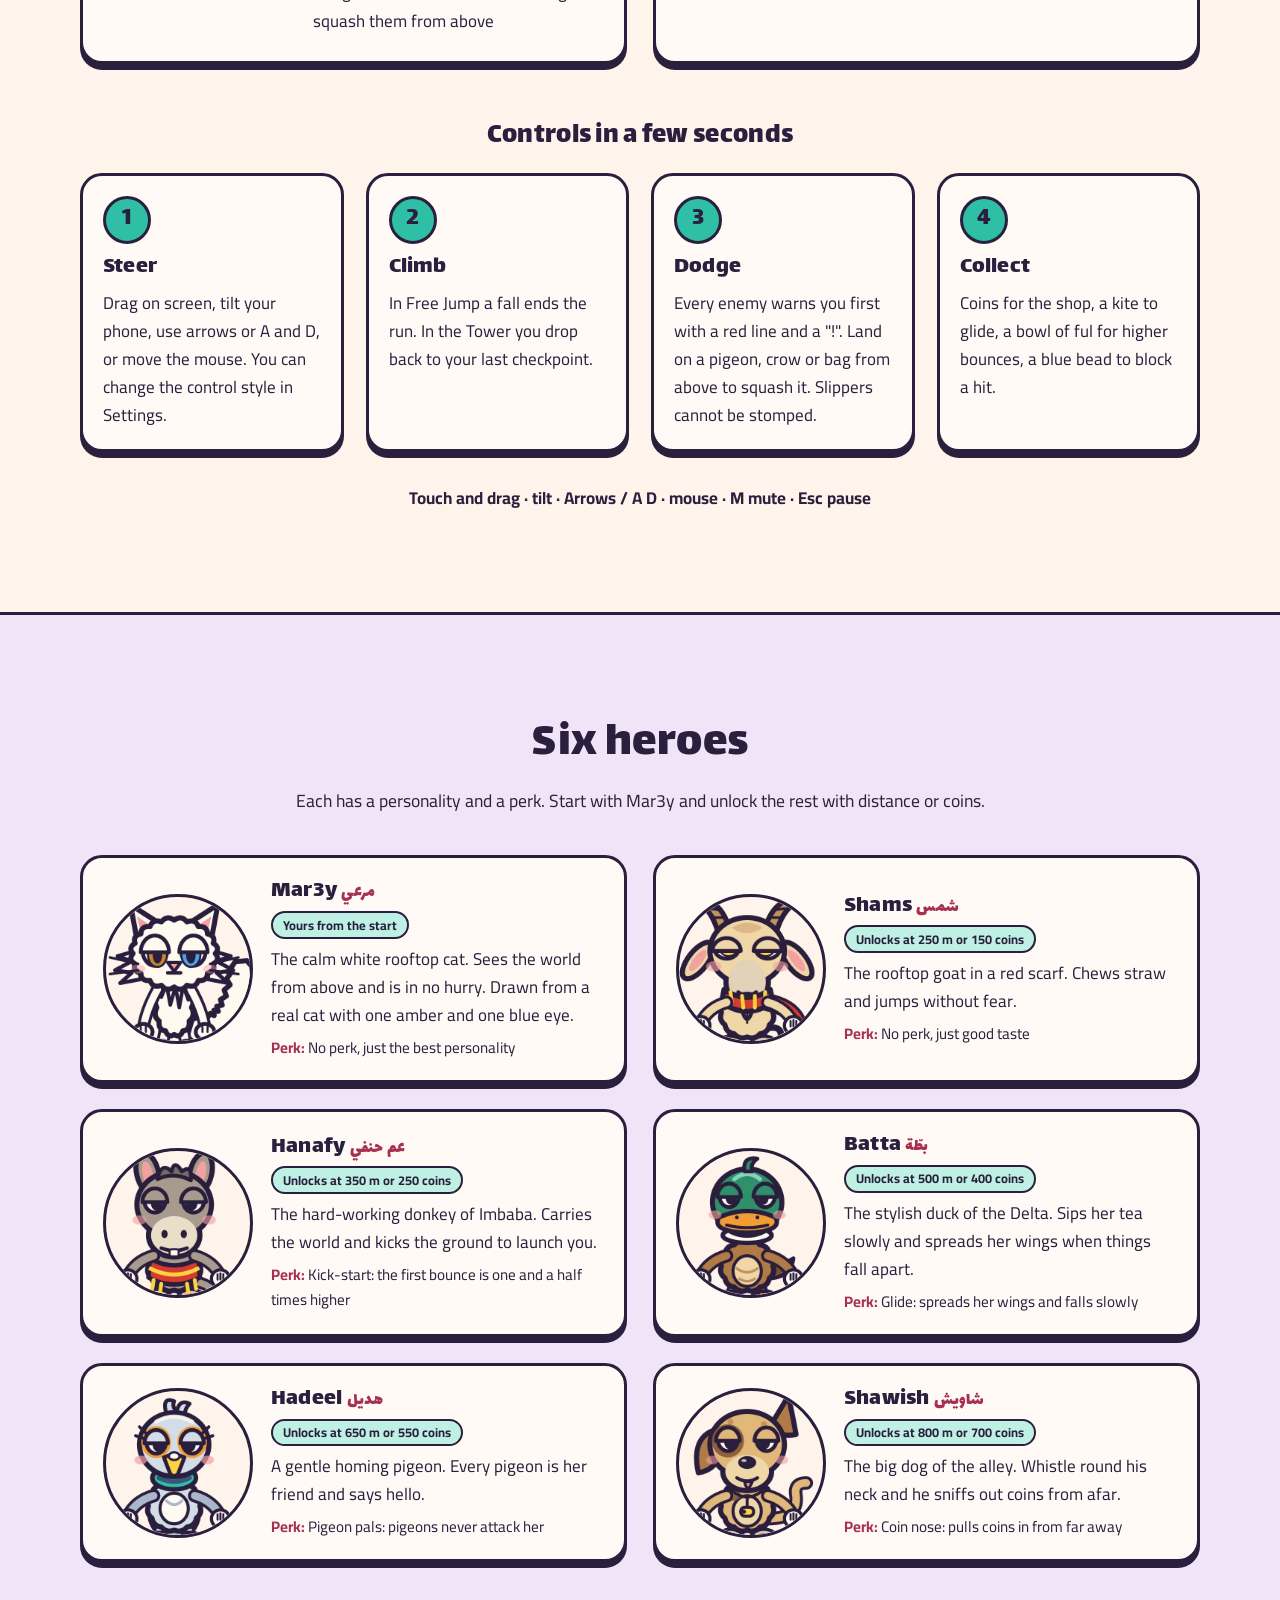
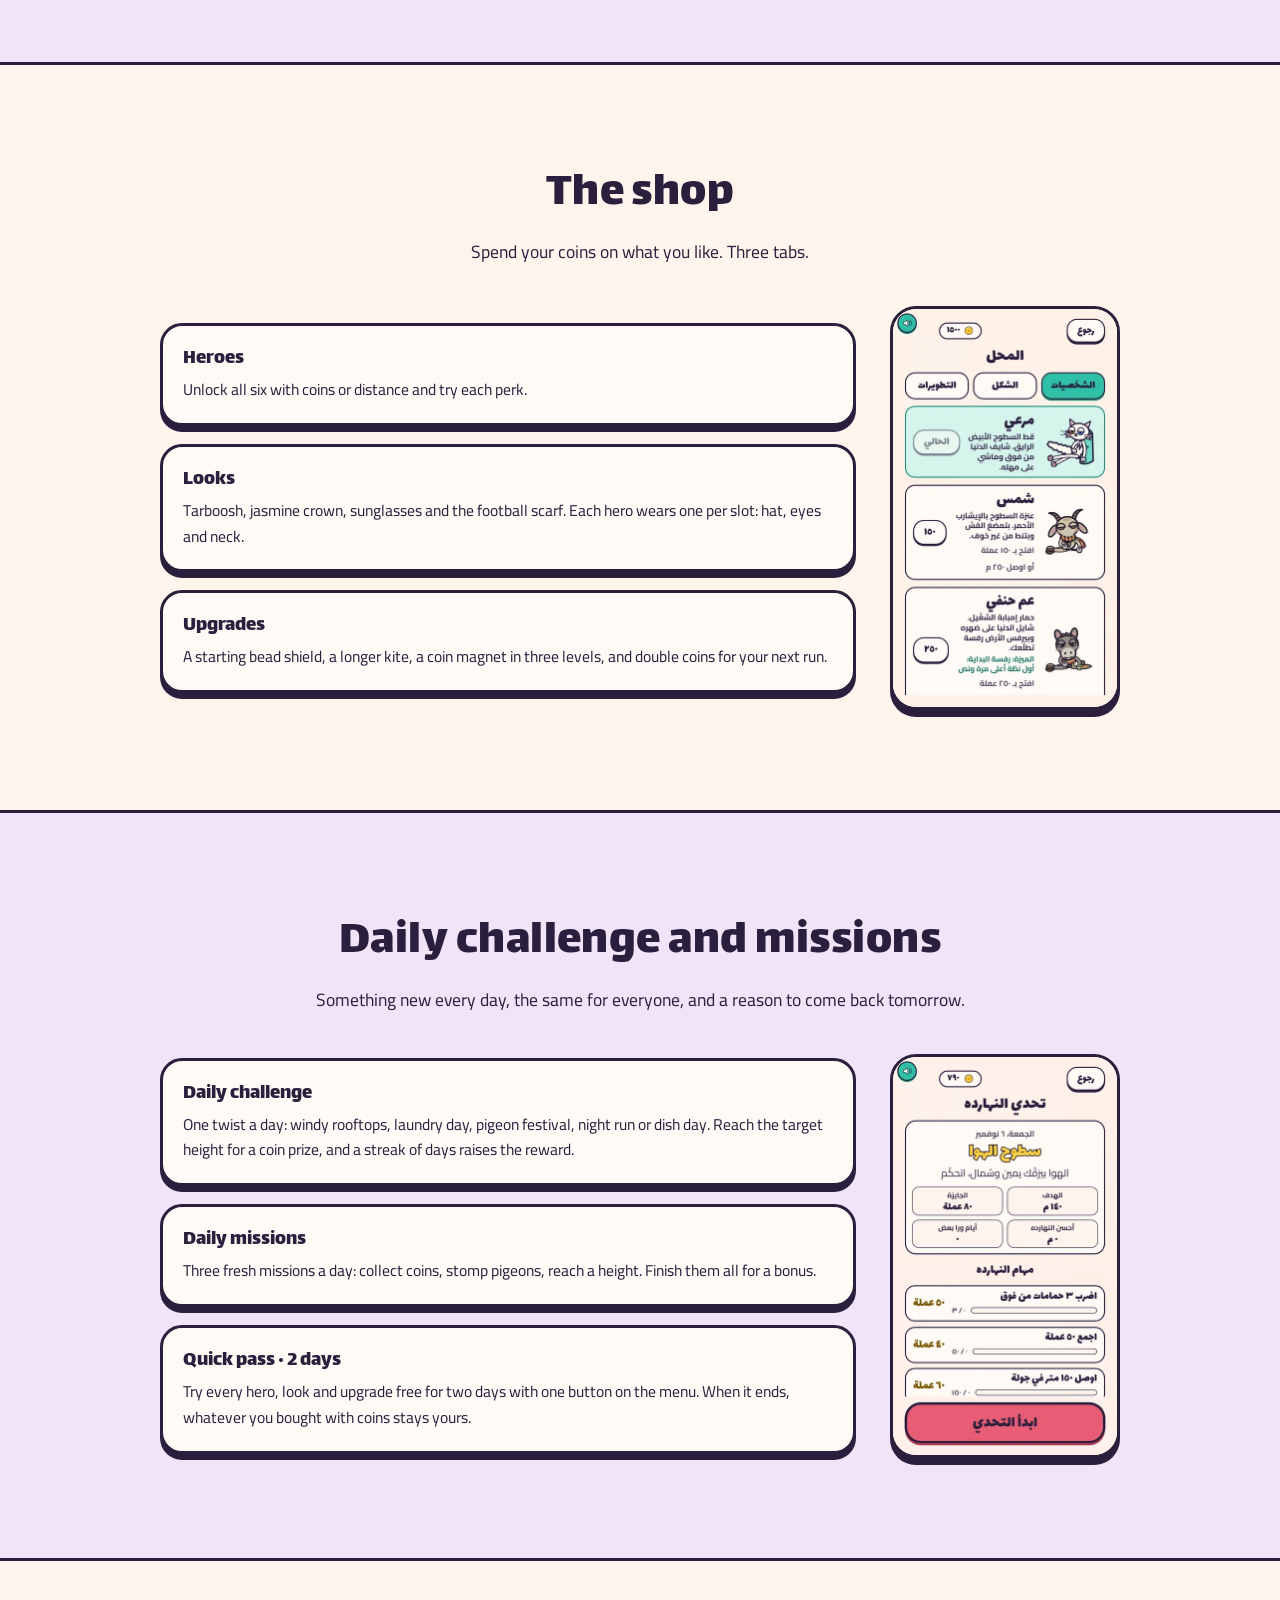
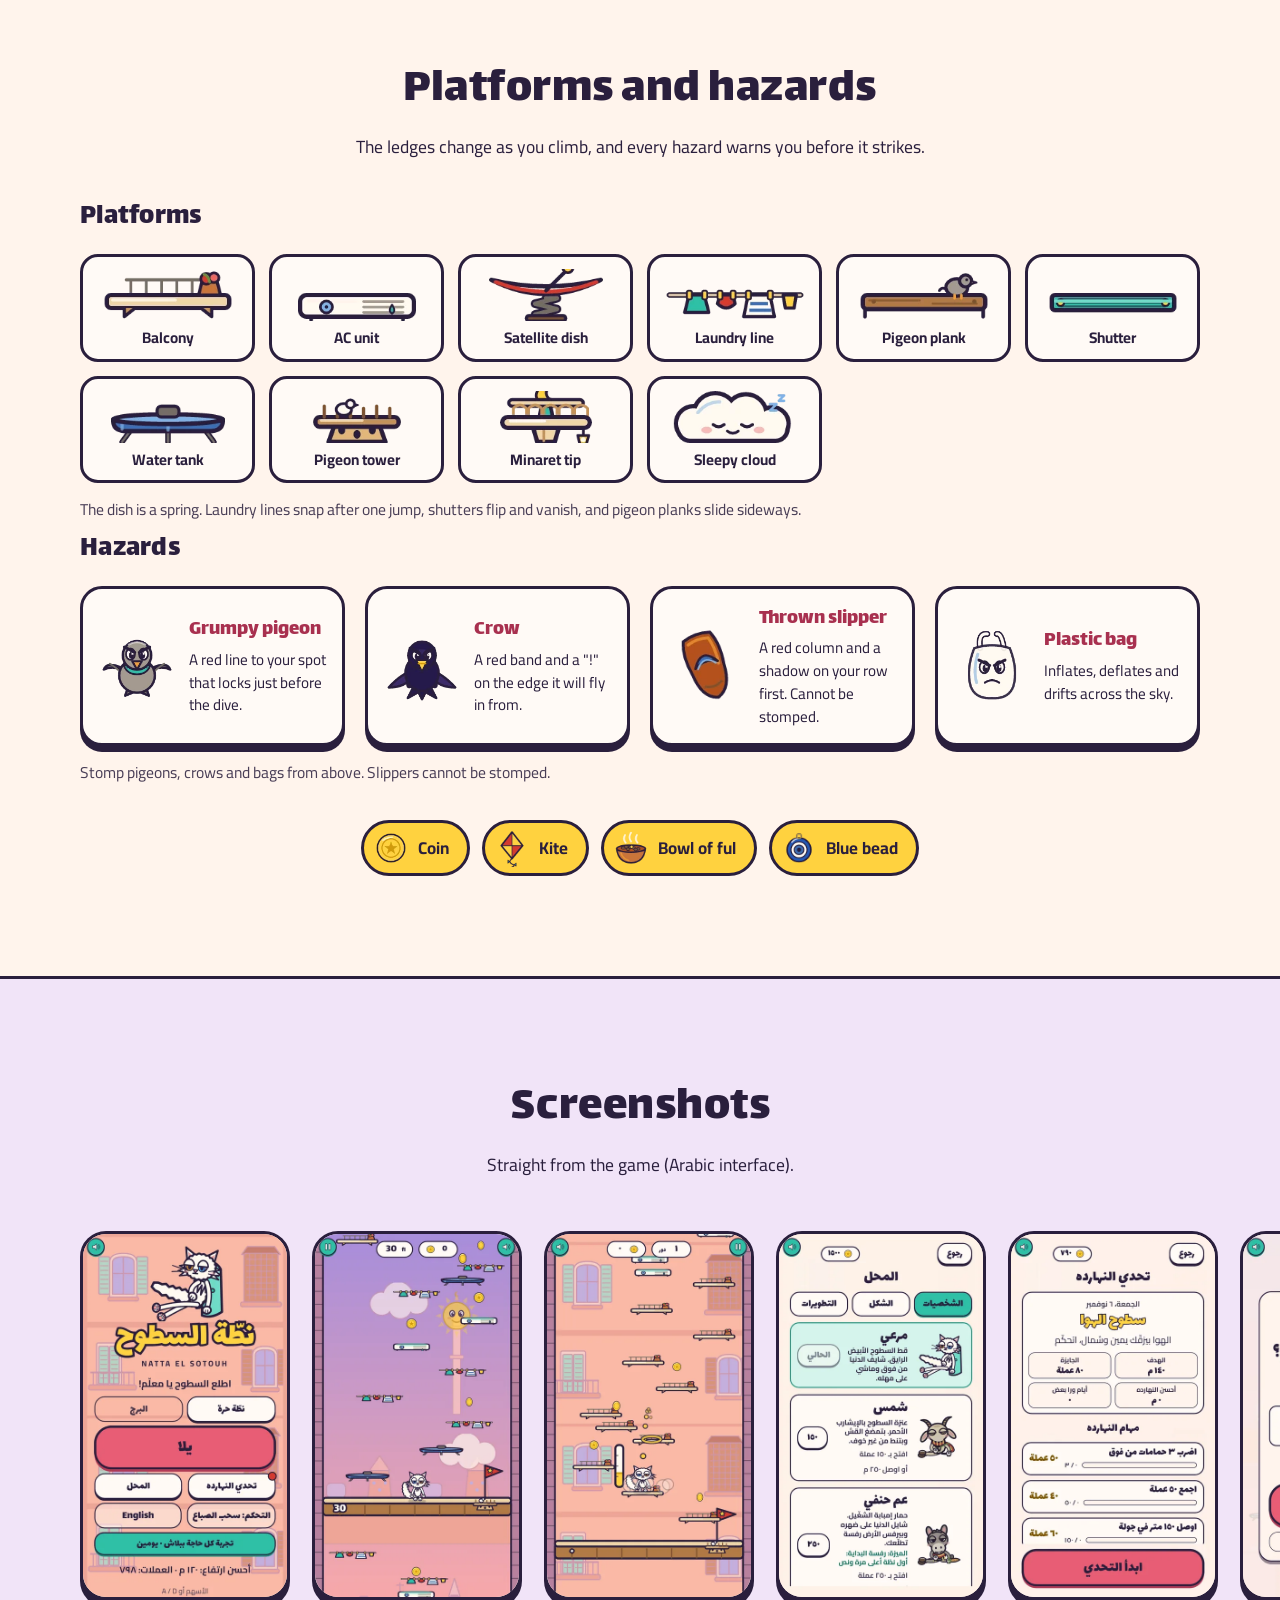
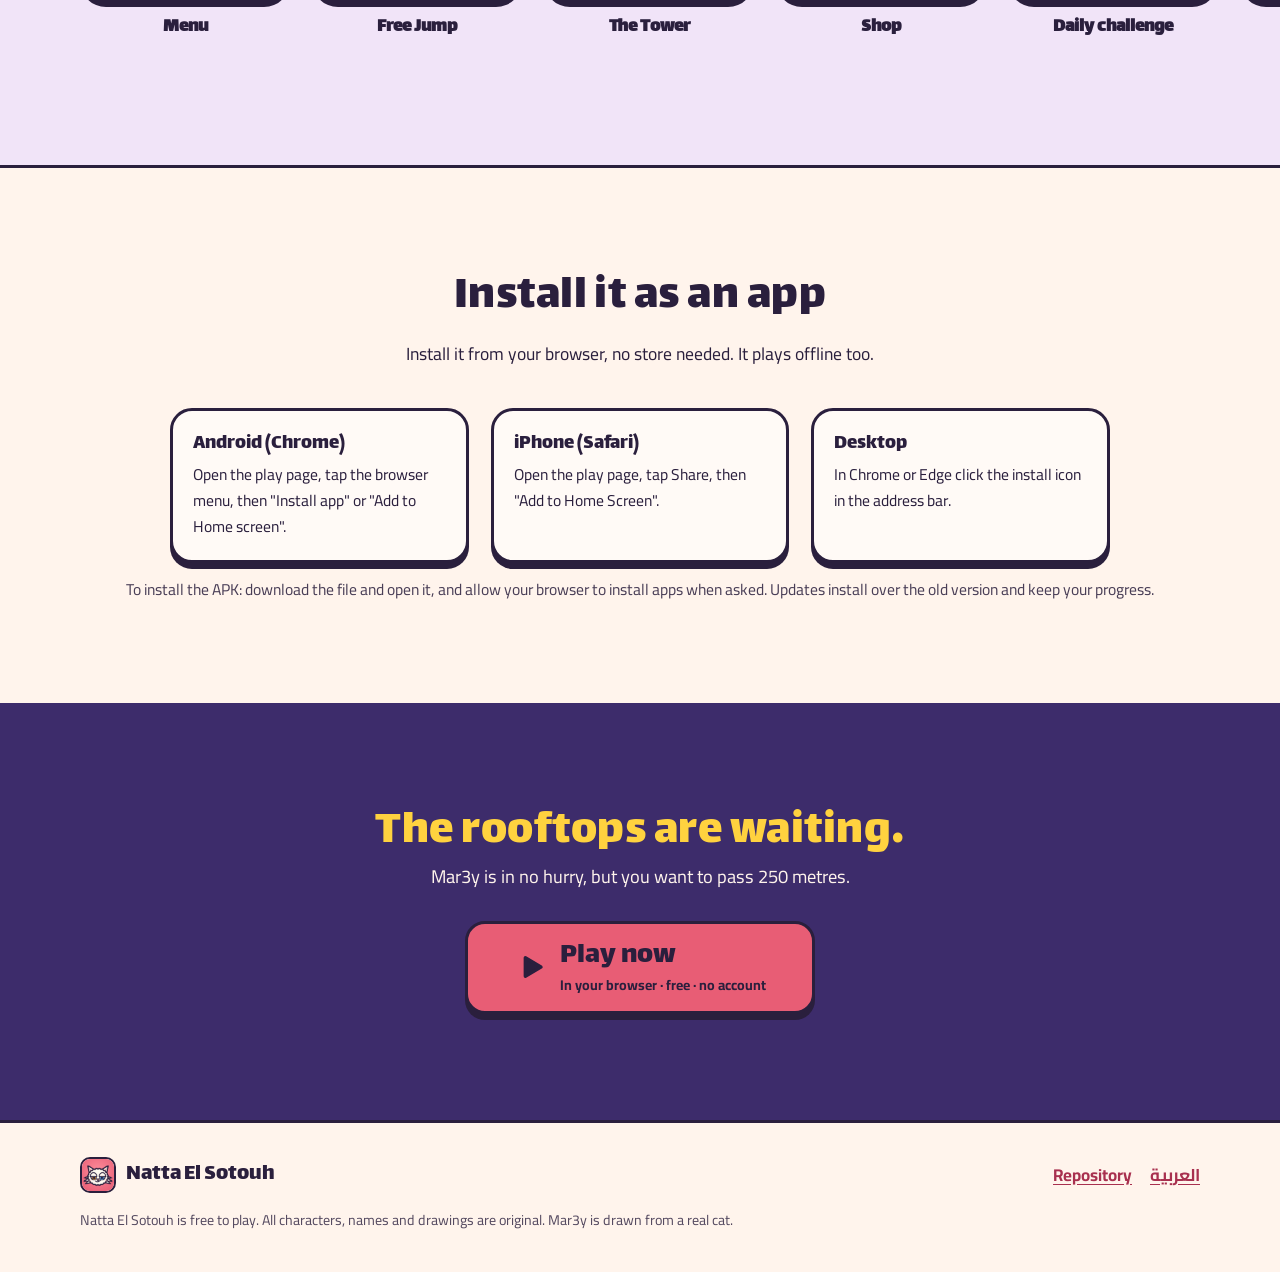
<file: en/index.html>
<!doctype html>
<html lang="en" dir="ltr">
<head>
<meta charset="utf-8">
<meta name="viewport" content="width=device-width, initial-scale=1">
<title>Natta El Sotouh - a cartoon bouncing game with six heroes and two modes. Play free in your browser</title>
<meta name="description" content="Bounce up a Cairo apartment building with Mar3y and five friends. Free Jump and Tower modes, a shop, a daily challenge and missions. Free in the browser, no download, no account.">
<link rel="canonical" href="https://natta-el-sotouh.pages.dev/en/">
<link rel="alternate" hreflang="en" href="https://mfathy234.github.io/natta-el-sotouh-releases/en/">
<link rel="alternate" hreflang="ar" href="https://mfathy234.github.io/natta-el-sotouh-releases/">
<link rel="alternate" hreflang="x-default" href="https://mfathy234.github.io/natta-el-sotouh-releases/">
<meta name="theme-color" content="#ffb59e">
<link rel="icon" href="../favicon.ico" sizes="any">
<link rel="icon" href="../favicon.png" type="image/png" sizes="48x48">
<link rel="apple-touch-icon" href="../assets/apple-touch-icon.png">
<meta property="og:type" content="website">
<meta property="og:site_name" content="Natta El Sotouh · نطّة السطوح">
<meta property="og:locale" content="en_US">
<meta property="og:locale:alternate" content="ar_EG">
<meta property="og:title" content="Natta El Sotouh - a cartoon bouncing game with six heroes and two modes. Play free in your browser">
<meta property="og:description" content="Bounce up a Cairo apartment building with Mar3y and five friends. Free Jump and Tower modes, a shop, a daily challenge and missions. Free in the browser, no download, no account.">
<meta property="og:url" content="https://natta-el-sotouh.pages.dev/en/">
<meta property="og:image" content="https://natta-el-sotouh.pages.dev/assets/og.png">
<meta property="og:image:width" content="1200">
<meta property="og:image:height" content="630">
<meta property="og:image:alt" content="Mar3y the white cat lounging above the Natta El Sotouh logo">
<meta name="twitter:card" content="summary_large_image">
<meta name="twitter:title" content="Natta El Sotouh - a cartoon bouncing game with six heroes and two modes. Play free in your browser">
<meta name="twitter:description" content="Bounce up a Cairo apartment building with Mar3y and five friends. Free Jump and Tower modes, a shop, a daily challenge and missions. Free in the browser, no download, no account.">
<meta name="twitter:image" content="https://natta-el-sotouh.pages.dev/assets/og.png">
<link rel="preload" href="../assets/fonts/lalezar-arabic-400-normal.woff2" as="font" type="font/woff2" crossorigin>
<link rel="stylesheet" href="../style.css">
</head>
<body>
<a class="skip" href="#main">Skip to content</a>
<header class="nav"><div class="wrap nav-row">
<a class="brand" href="#top"><img src="../assets/icon.png" width="36" height="36" alt=""><span>Natta El Sotouh</span></a>
<nav aria-label="Sections"><a href="#modes">Modes</a><a href="#heroes">Heroes</a><a href="#shop">Shop</a><a href="#daily">Daily challenge</a><a href="#shots">Screenshots</a><a href="#app">Install as app</a></nav>
<a class="nav-dl" href="https://mfathy234.github.io/natta-el-sotouh-releases/play/" rel="noopener">Play now</a>
<a class="lang-switch" lang="ar" hreflang="ar" href="../">العربية</a>
</div></header>
<main id="main">
<section class="hero" id="top"><div class="wrap hero-grid">
<div class="hero-copy">
<h1>Bounce to the <em>rooftops!</em></h1>
<p class="lead">Mar3y is a calm white cat, and the Cairo apartment building keeps going up. Hop from balcony to AC unit to satellite dish, dodge grumpy pigeons and flying slippers, and keep climbing past the rooftops into the sky. Pick your style: Free Jump, where you steer, or the Tower, where you charge each leap and let go.</p>
<div class="cta"><a class="btn primary lg" href="https://mfathy234.github.io/natta-el-sotouh-releases/play/" rel="noopener"><svg width="34" height="34" viewBox="0 0 24 24" aria-hidden="true"><path d="M8 5.5v13l11-6.5z" fill="#2a1f3d" stroke="#2a1f3d" stroke-width="2.4" stroke-linejoin="round"/></svg><span class="dl-label"><span class="dl-title">Play now</span><span class="dl-meta">In your browser · free · no account</span></span></a><a class="btn lg" href="https://github.com/mfathy234/natta-el-sotouh-releases/releases/latest/download/NattaElSotouh.apk" rel="noopener" download><svg width="30" height="30" viewBox="0 0 24 24" aria-hidden="true"><path d="M12 4v11m0 0l-4.5-4.5M12 15l4.5-4.5M5 19h14" fill="none" stroke="#2a1f3d" stroke-width="2.4" stroke-linecap="round" stroke-linejoin="round"/></svg><span class="dl-label"><span class="dl-title">Download the Android APK</span><span class="dl-meta">Offline app · 3.6 MB</span></span></a></div>
<ul class="chips"><li>Free</li><li>No download</li><li>No account</li><li>Works offline</li><li>Six heroes</li><li>Arabic and English</li></ul>
</div>
<div class="hero-art"><div class="stage"><img class="mar3y" src="../assets/art/hero_marei_slouch.webp" width="504" height="448" alt="Mar3y the white cat lounging above the Natta El Sotouh logo"></div></div>
</div>
<div class="skyline" aria-hidden="true"></div>
</section>
<section id="modes"><div class="wrap">
<div class="section-head"><h2>Two ways to play</h2><p>Same building, same flying slippers, a very different feel. Switch between them from the menu any time.</p></div>
<div class="modes"><article class="card mode"><div class="phone"><img src="../assets/shots/free.webp" width="450" height="800" loading="lazy" alt="Mar3y bouncing high above the clouds"></div><div><h3>Free Jump <span class="alt" lang="ar">نطّة حرة</span></h3><p>There is no jump button. Mar3y bounces off every platform on his own and you steer left and right. The camera only moves up, and falling below the screen ends the run.</p><ul class="pts"><li>Drag a finger, tilt your phone, use arrows or A and D, or the mouse</li><li>Platforms change as you climb: balconies, AC units, water tanks, pigeon towers, minarets, clouds</li><li>Dodge enemies after their warning, or squash them from above</li></ul></div></article><article class="card mode"><div class="phone"><img src="../assets/shots/tower.webp" width="450" height="800" loading="lazy" alt="Charging a leap in Tower mode"></div><div><h3>The Tower <span class="alt" lang="ar">البرج</span></h3><p>This time you do the jumping. Hold to charge the leap, aim left or right, and let go! Walls bounce you back, and the tower is the same every time, so you can learn your route and improve it.</p><ul class="pts"><li>A longer charge means a higher, farther leap</li><li>A checkpoint every 10 floors, and you restart from the last one you reached</li><li>Fall and the neighbour asks: "who fell?"</li></ul></div></article></div>
<h3 class="sub center">Controls in a few seconds</h3>
<ol class="steps"><li><div><h3>Steer</h3><p>Drag on screen, tilt your phone, use arrows or A and D, or move the mouse. You can change the control style in Settings.</p></div></li><li><div><h3>Climb</h3><p>In Free Jump a fall ends the run. In the Tower you drop back to your last checkpoint.</p></div></li><li><div><h3>Dodge</h3><p>Every enemy warns you first with a red line and a "!". Land on a pigeon, crow or bag from above to squash it. Slippers cannot be stomped.</p></div></li><li><div><h3>Collect</h3><p>Coins for the shop, a kite to glide, a bowl of ful for higher bounces, a blue bead to block a hit.</p></div></li></ol>
<p class="keys">Touch and drag · tilt · Arrows / A D · mouse · M mute · Esc pause</p>
</div></section>
<section id="heroes" class="alt"><div class="wrap">
<div class="section-head"><h2>Six heroes</h2><p>Each has a personality and a perk. Start with Mar3y and unlock the rest with distance or coins.</p></div>
<div class="hero-cards"><article class="card hero-card"><div class="portrait"><img src="../assets/art/hero_marei_idle.webp" width="252" height="224" loading="lazy" alt="Mar3y the white cat standing calmly"></div><div><h3>Mar3y <span class="alt" lang="ar">مرعي</span></h3><span class="tag">Yours from the start</span><p>The calm white rooftop cat. Sees the world from above and is in no hurry. Drawn from a real cat with one amber and one blue eye.</p><p class="perk"><b>Perk:</b> No perk, just the best personality</p></div></article><article class="card hero-card"><div class="portrait"><img src="../assets/art/hero_shams_idle.webp" width="252" height="224" loading="lazy" alt="Shams the goat in a red scarf"></div><div><h3>Shams <span class="alt" lang="ar">شمس</span></h3><span class="tag">Unlocks at 250 m or 150 coins</span><p>The rooftop goat in a red scarf. Chews straw and jumps without fear.</p><p class="perk"><b>Perk:</b> No perk, just good taste</p></div></article><article class="card hero-card"><div class="portrait"><img src="../assets/art/hero_hanafy_idle.webp" width="252" height="224" loading="lazy" alt="Hanafy the donkey"></div><div><h3>Hanafy <span class="alt" lang="ar">عم حنفي</span></h3><span class="tag">Unlocks at 350 m or 250 coins</span><p>The hard-working donkey of Imbaba. Carries the world and kicks the ground to launch you.</p><p class="perk"><b>Perk:</b> Kick-start: the first bounce is one and a half times higher</p></div></article><article class="card hero-card"><div class="portrait"><img src="../assets/art/hero_batta_idle.webp" width="252" height="224" loading="lazy" alt="Batta the duck"></div><div><h3>Batta <span class="alt" lang="ar">بطّة</span></h3><span class="tag">Unlocks at 500 m or 400 coins</span><p>The stylish duck of the Delta. Sips her tea slowly and spreads her wings when things fall apart.</p><p class="perk"><b>Perk:</b> Glide: spreads her wings and falls slowly</p></div></article><article class="card hero-card"><div class="portrait"><img src="../assets/art/hero_hadeel_idle.webp" width="252" height="224" loading="lazy" alt="Hadeel the pigeon"></div><div><h3>Hadeel <span class="alt" lang="ar">هديل</span></h3><span class="tag">Unlocks at 650 m or 550 coins</span><p>A gentle homing pigeon. Every pigeon is her friend and says hello.</p><p class="perk"><b>Perk:</b> Pigeon pals: pigeons never attack her</p></div></article><article class="card hero-card"><div class="portrait"><img src="../assets/art/hero_shawish_idle.webp" width="252" height="224" loading="lazy" alt="Shawish the dog"></div><div><h3>Shawish <span class="alt" lang="ar">شاويش</span></h3><span class="tag">Unlocks at 800 m or 700 coins</span><p>The big dog of the alley. Whistle round his neck and he sniffs out coins from afar.</p><p class="perk"><b>Perk:</b> Coin nose: pulls coins in from far away</p></div></article></div>
</div></section>
<section id="shop"><div class="wrap">
<div class="section-head"><h2>The shop</h2><p>Spend your coins on what you like. Three tabs.</p></div>
<div class="shopgrid"><div class="facts"><div class="card"><b>Heroes</b><p>Unlock all six with coins or distance and try each perk.</p></div><div class="card"><b>Looks</b><p>Tarboosh, jasmine crown, sunglasses and the football scarf. Each hero wears one per slot: hat, eyes and neck.</p></div><div class="card"><b>Upgrades</b><p>A starting bead shield, a longer kite, a coin magnet in three levels, and double coins for your next run.</p></div></div><div class="phone shopshot"><img src="../assets/shots/shop.webp" width="450" height="800" loading="lazy" alt="The heroes tab of the shop"></div></div>
</div></section>
<section id="daily" class="alt"><div class="wrap">
<div class="section-head"><h2>Daily challenge and missions</h2><p>Something new every day, the same for everyone, and a reason to come back tomorrow.</p></div>
<div class="shopgrid"><div class="facts"><div class="card"><b>Daily challenge</b><p>One twist a day: windy rooftops, laundry day, pigeon festival, night run or dish day. Reach the target height for a coin prize, and a streak of days raises the reward.</p></div><div class="card"><b>Daily missions</b><p>Three fresh missions a day: collect coins, stomp pigeons, reach a height. Finish them all for a bonus.</p></div><div class="card"><b>Quick pass · 2 days</b><p>Try every hero, look and upgrade free for two days with one button on the menu. When it ends, whatever you bought with coins stays yours.</p></div></div><div class="phone shopshot"><img src="../assets/shots/daily.webp" width="450" height="800" loading="lazy" alt="The daily challenge and missions"></div></div>
</div></section>
<section id="world"><div class="wrap">
<div class="section-head"><h2>Platforms and hazards</h2><p>The ledges change as you climb, and every hazard warns you before it strikes.</p></div>
<h3 class="sub">Platforms</h3>
<ul class="plats"><li><img src="../assets/art/plat_balcony_0.webp" width="192" height="72" loading="lazy" alt=""><span>Balcony</span></li><li><img src="../assets/art/plat_ac_0.webp" width="192" height="72" loading="lazy" alt=""><span>AC unit</span></li><li><img src="../assets/art/plat_dish_0.webp" width="192" height="72" loading="lazy" alt=""><span>Satellite dish</span></li><li><img src="../assets/art/plat_laundry_0.webp" width="192" height="72" loading="lazy" alt=""><span>Laundry line</span></li><li><img src="../assets/art/plat_plank_0.webp" width="192" height="72" loading="lazy" alt=""><span>Pigeon plank</span></li><li><img src="../assets/art/plat_shutter_0.webp" width="192" height="72" loading="lazy" alt=""><span>Shutter</span></li><li><img src="../assets/art/plat_tank_0.webp" width="192" height="72" loading="lazy" alt=""><span>Water tank</span></li><li><img src="../assets/art/plat_tower_0.webp" width="192" height="72" loading="lazy" alt=""><span>Pigeon tower</span></li><li><img src="../assets/art/plat_minaret_0.webp" width="192" height="72" loading="lazy" alt=""><span>Minaret tip</span></li><li><img src="../assets/art/plat_cloud_0.webp" width="192" height="72" loading="lazy" alt=""><span>Sleepy cloud</span></li></ul>
<p class="fine">The dish is a spring. Laundry lines snap after one jump, shutters flip and vanish, and pigeon planks slide sideways.</p>
<h3 class="sub">Hazards</h3>
<ul class="haz"><li class="card"><img src="../assets/art/enemy_pigeon_0.webp" width="92" height="92" loading="lazy" alt=""><div><b>Grumpy pigeon</b><p>A red line to your spot that locks just before the dive.</p></div></li><li class="card"><img src="../assets/art/enemy_crow_0.webp" width="92" height="92" loading="lazy" alt=""><div><b>Crow</b><p>A red band and a "!" on the edge it will fly in from.</p></div></li><li class="card"><img src="../assets/art/enemy_slipper_0.webp" width="92" height="92" loading="lazy" alt=""><div><b>Thrown slipper</b><p>A red column and a shadow on your row first. Cannot be stomped.</p></div></li><li class="card"><img src="../assets/art/enemy_bag_0.webp" width="92" height="92" loading="lazy" alt=""><div><b>Plastic bag</b><p>Inflates, deflates and drifts across the sky.</p></div></li></ul>
<p class="fine">Stomp pigeons, crows and bags from above. Slippers cannot be stomped.</p>
<ul class="items"><li><img src="../assets/art/item_coin_0.webp" width="52" height="52" loading="lazy" alt=""><span>Coin</span></li><li><img src="../assets/art/item_kite_0.webp" width="52" height="52" loading="lazy" alt=""><span>Kite</span></li><li><img src="../assets/art/item_ful_0.webp" width="52" height="52" loading="lazy" alt=""><span>Bowl of ful</span></li><li><img src="../assets/art/item_bead_0.webp" width="52" height="52" loading="lazy" alt=""><span>Blue bead</span></li></ul>
</div></section>
<section id="shots" class="alt"><div class="wrap section-head"><h2>Screenshots</h2><p>Straight from the game (Arabic interface).</p></div>
<ul class="strip" tabindex="0"><li><figure><div class="phone"><img src="../assets/shots/menu.webp" width="450" height="800" loading="lazy" alt="The menu with the Natta El Sotouh logo and the Free Jump and Tower buttons"></div><figcaption><b>Menu</b></figcaption></figure></li><li><figure><div class="phone"><img src="../assets/shots/free.webp" width="450" height="800" loading="lazy" alt="Mar3y bouncing high above the clouds"></div><figcaption><b>Free Jump</b></figcaption></figure></li><li><figure><div class="phone"><img src="../assets/shots/tower.webp" width="450" height="800" loading="lazy" alt="Charging a leap in Tower mode"></div><figcaption><b>The Tower</b></figcaption></figure></li><li><figure><div class="phone"><img src="../assets/shots/shop.webp" width="450" height="800" loading="lazy" alt="The heroes tab of the shop"></div><figcaption><b>Shop</b></figcaption></figure></li><li><figure><div class="phone"><img src="../assets/shots/daily.webp" width="450" height="800" loading="lazy" alt="The daily challenge and missions"></div><figcaption><b>Daily challenge</b></figcaption></figure></li><li><figure><div class="phone"><img src="../assets/shots/gameover.webp" width="450" height="800" loading="lazy" alt="The result screen"></div><figcaption><b>Game over</b></figcaption></figure></li></ul>
</section>
<section id="app"><div class="wrap">
<div class="section-head"><h2>Install it as an app</h2><p>Install it from your browser, no store needed. It plays offline too.</p></div>
<div class="facts"><div class="card"><b>Android (Chrome)</b><p>Open the play page, tap the browser menu, then "Install app" or "Add to Home screen".</p></div><div class="card"><b>iPhone (Safari)</b><p>Open the play page, tap Share, then "Add to Home Screen".</p></div><div class="card"><b>Desktop</b><p>In Chrome or Edge click the install icon in the address bar.</p></div></div>
<p class="fine center">To install the APK: download the file and open it, and allow your browser to install apps when asked. Updates install over the old version and keep your progress.</p>
</div></section>
<section class="closing"><div class="wrap">
<h2>The rooftops are waiting.</h2><p>Mar3y is in no hurry, but you want to pass 250 metres.</p>
<div class="cta center"><a class="btn primary lg" href="https://mfathy234.github.io/natta-el-sotouh-releases/play/" rel="noopener"><svg width="34" height="34" viewBox="0 0 24 24" aria-hidden="true"><path d="M8 5.5v13l11-6.5z" fill="#2a1f3d" stroke="#2a1f3d" stroke-width="2.4" stroke-linejoin="round"/></svg><span class="dl-label"><span class="dl-title">Play now</span><span class="dl-meta">In your browser · free · no account</span></span></a></div>
</div></section>
</main>
<footer><div class="wrap"><div class="foot">
<a class="brand" href="#top"><img src="../assets/icon.png" width="36" height="36" alt=""><span>Natta El Sotouh</span></a>
<nav><a href="https://github.com/mfathy234/natta-el-sotouh-releases" rel="noopener">Repository</a><a href="../" lang="ar">العربية</a></nav>
</div><small>Natta El Sotouh is free to play. All characters, names and drawings are original. Mar3y is drawn from a real cat.</small></div></footer>
</body>
</html>
</file>
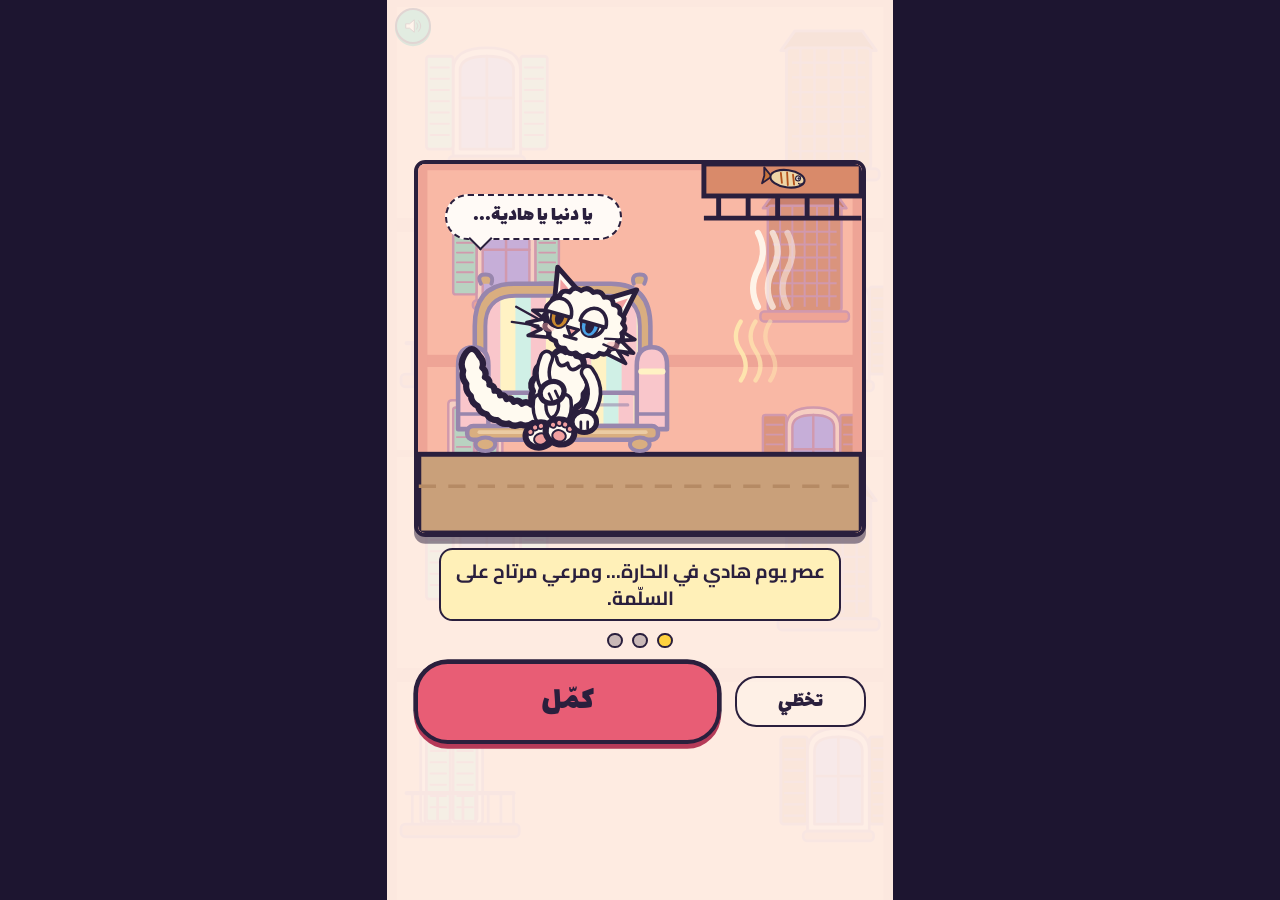
<file: play/index.html>
<!DOCTYPE html>
<html lang="ar" dir="rtl">
<head>
<script>window.NATTA_BUILD="ee9b12306734";</script>
<meta charset="utf-8">
<meta name="viewport" content="width=device-width, initial-scale=1, maximum-scale=1, user-scalable=no, viewport-fit=cover">
<title>نطّة السطوح · Natta El Sotouh</title>
<meta name="description" content="Bounce up a Cairo apartment building to the rooftops and into the sky with Mar3y.">
<meta name="theme-color" content="#e85d75">
<meta property="og:title" content="نطّة السطوح · Natta El Sotouh">
<meta property="og:description" content="Bounce up the balconies to the rooftops with Mar3y.">
<meta property="og:image" content="og.png?v=ee9b12306734">
<meta name="twitter:card" content="summary_large_image">
<link rel="manifest" href="manifest.webmanifest?v=ee9b12306734">
<link rel="icon" href="icons/favicon-48.png?v=ee9b12306734" sizes="48x48">
<link rel="apple-touch-icon" href="icons/apple-touch-icon.png?v=ee9b12306734">
<link rel="stylesheet" href="style.css?v=ee9b12306734">
</head>
<body>
<div id="game" dir="rtl">
  <canvas id="cv" aria-label="Game screen"></canvas>

  <div id="hud" class="hidden">
    <div class="stat"><b id="vHeight">٠</b><small id="uHeight">م</small></div>
    <div class="stat coin"><img data-sprite="item:coin:0" alt=""><b id="vCoins">٠</b></div>
  </div>
  <button class="round" id="pauseBtn" type="button"><img data-sprite="item:pause:0" alt=""></button>
  <button class="round" id="muteBtn" type="button"><img id="muteImg" data-sprite="item:soundOn:0" alt=""></button>
  <div id="dailyChip" class="chip hidden"></div>
  <div id="pop" aria-live="polite"></div>

  <section class="screen show" id="splash" aria-label="Loading">
    <img class="splash-hero" data-sprite="hero:marei:slouch" alt="">
    <p class="splash-text" data-t="title">نطّة السطوح</p>
  </section>

  <section class="screen" id="menu" aria-label="Main menu">
    <button class="round album-round" type="button" id="btnAlbum"><img data-sprite="item:star:0" alt=""><b id="albumCount"></b></button>
    <div class="menu-col">
      <div class="logo">
        <div class="logo-art"><img class="logo-hero" id="menuHero" alt="Mar3y"><img class="mood-glass hidden" id="moodGlass" alt=""></div>
        <h1 class="title" data-t="title">نطّة السطوح</h1>
        <p class="latin">NATTA EL SOTOUH</p>
      </div>
      <p class="tag" data-t="tagline"></p>
      <div class="row modes" role="group">
        <button class="btn mode" type="button" id="btnModeFree" data-t="mode_free"></button>
        <button class="btn mode" type="button" id="btnModeTower" data-t="mode_tower"></button>
      </div>
      <button class="btn big" type="button" id="btnPlay" data-t="play"></button>
      <button class="btn hidden" type="button" id="btnWeekly"></button>
      <div class="row">
        <button class="btn" type="button" id="btnDaily"><span data-t="daily"></span><i class="dot hidden" id="dailyDot"></i></button>
        <button class="btn" type="button" id="btnHeroes" data-t="shop"></button>
      </div>
      <button class="btn ghost" type="button" id="btnSettings"><svg class="gear" viewBox="0 0 24 24" aria-hidden="true"><circle cx="12" cy="12" r="4" fill="none" stroke="currentColor" stroke-width="2.4"/><circle cx="12" cy="12" r="7.2" fill="none" stroke="currentColor" stroke-width="2.4" stroke-dasharray="3.6 2.6"/></svg> <span data-t="settings"></span></button>
      <button class="btn pass-try" type="button" id="btnPass" data-t="passTry"></button>
      <p class="pass-chip hidden" id="passChipMenu"></p>
      <p class="status hidden" id="menuTowerLine"></p>
      <p class="status" id="menuFreeLine"><span data-t="best"></span>: <b id="menuBest">٠</b> <span data-t="m"></span> · <span data-t="coins"></span>: <b id="menuCoins">٠</b></p>
      <p class="hint" id="menuHint"></p>
    </div>
  </section>

  <section class="screen" id="hangar" aria-label="Heroes">
    <div class="bar"><button class="btn small" type="button" id="hangarBack" data-t="back"></button><div class="stat coin static"><img data-sprite="item:coin:0" alt=""><b id="hangarCoins">٠</b></div></div>
    <h2 class="h2" data-t="shop"></h2>
    <p class="pass-chip hidden" id="passChipShop"></p>
    <div class="tabs" id="shopTabs">
      <button type="button" data-tab="heroes" data-t="heroes"></button>
      <button type="button" data-tab="look" data-t="tabLook"></button>
      <button type="button" data-tab="ups" data-t="tabUps"></button>
    </div>
    <div class="shop-stage hidden" id="shopStage"></div>
    <div class="cards" id="heroList"></div>
    <div class="cards" id="lookPane"></div>
    <div class="cards" id="upList"></div>
  </section>

  <section class="screen" id="daily" aria-label="Daily challenge">
    <div class="bar"><button class="btn small" type="button" id="dailyBack" data-t="back"></button><div class="stat coin static"><img data-sprite="item:coin:0" alt=""><b id="dailyCoins">٠</b></div></div>
    <h2 class="h2" data-t="daily"></h2>
    <div class="cards" id="dailyBody"></div>
    <button class="btn big" type="button" id="dailyStart"></button>
  </section>

  <section class="screen" id="album" aria-label="Album">
    <div class="bar"><button class="btn small" type="button" id="albumBack" data-t="back"></button><div class="stat coin static"><img data-sprite="item:coin:0" alt=""><b id="albumCoins">٠</b></div></div>
    <h2 class="h2" data-t="album"></h2>
    <div class="tabs" id="albumTabs">
      <button type="button" data-tab="album" data-t="albumTab"></button>
      <button type="button" data-tab="ach" data-t="achTab"></button>
    </div>
    <div class="cards" id="albumBody"></div>
    <button class="btn ghost" type="button" id="btnComicAgain" data-t="comicAgain"></button>
  </section>

  <section class="screen dim" id="comic" aria-label="Comic">
    <div class="comic-frame" id="comicFrame">
      <img class="comic-art" id="comicArt" alt="">
      <div id="comicBubbles"></div>
    </div>
    <p class="comic-cap" id="comicCap"></p>
    <div class="comic-dots" id="comicDots"></div>
    <div class="row comic-btns">
      <button class="btn ghost" type="button" id="comicSkip" data-t="comicSkip"></button>
      <button class="btn big" type="button" id="comicNext"></button>
    </div>
  </section>

  <section class="screen dim" id="pause" aria-label="Paused">
    <div class="panel">
      <h2 class="h2" data-t="paused"></h2>
      <button class="btn big" type="button" id="btnResume" data-t="resume"></button>
      <button class="btn ghost" type="button" id="btnPauseSettings" data-t="settings"></button>
      <button class="btn ghost" type="button" id="btnQuit" data-t="menu"></button>
    </div>
  </section>

  <section class="screen" id="settings" aria-label="Settings">
    <div class="bar"><button class="btn small" type="button" id="settingsBack" data-t="back"></button></div>
    <h2 class="h2" data-t="settings"></h2>
    <div class="cards set-body" id="settingsBody"></div>
  </section>

  <section class="screen dim" id="over" aria-label="Game over">
    <div class="panel">
      <div id="overHeroBox"></div>
      <h2 class="h2" id="overTitle"></h2>
      <p class="badge" id="overBest" data-t="newBest"></p>
      <div class="results">
        <div><small data-t="height"></small><b id="overHeight">٠</b></div>
        <div><small data-t="earned"></small><b id="overCoins">٠</b></div>
      </div>
      <p class="status" id="overBestLine"></p>
      <p class="status over-daily" id="overDaily"></p>
      <div class="over-missions" id="overMissions"></div>
      <button class="btn big" type="button" id="btnRetry" data-t="retry"></button>
      <button class="btn" type="button" id="btnShare" data-t="share"></button>
      <div class="row">
        <button class="btn ghost" type="button" id="btnOverHeroes" data-t="shop"></button>
        <button class="btn ghost" type="button" id="btnOverMenu" data-t="menu"></button>
      </div>
    </div>
  </section>

  <section class="screen dim" id="confirm" role="dialog" aria-modal="true" aria-labelledby="confirmTitle">
    <div class="panel">
      <h2 class="h2" id="confirmTitle"></h2>
      <p class="status" id="confirmBody"></p>
      <button class="btn big" type="button" id="confirmYes"></button>
      <button class="btn ghost" type="button" id="confirmNo" data-t="cancel"></button>
    </div>
  </section>
  <div id="runHint" class="hidden" aria-live="polite"><div class="hand-track"><svg class="hand" viewBox="0 0 40 48" aria-hidden="true"><path d="M14 22V8a4 4 0 0 1 8 0v12l12 3c3 .8 4 2.500 3.500 6l-2 12c-.5 3-2.500 5-5.500 5H18c-3 0-5-1.500-6.500-4L5 29c-1-2 1-4 3.500-3z" fill="#fff4ec" stroke="#2a1f3d" stroke-width="3" stroke-linejoin="round"/></svg></div><b id="runHintText"></b></div>
  <div id="achToast" role="status" aria-live="polite"><img data-sprite="item:star:0" alt=""><div><small id="achToastHead"></small><b id="achToastName"></b><span id="achToastCap"></span></div></div>
  <p id="fps" class="hidden" aria-hidden="true">0</p>
  <p id="toast" role="status"></p>
</div>
<script src="art/core.js?v=ee9b12306734"></script>
<script src="src/data.js?v=ee9b12306734"></script>
<script src="art/heroes.js?v=ee9b12306734"></script>
<script src="art/shams.js?v=ee9b12306734"></script>
<script src="art/crew.js?v=ee9b12306734"></script>
<script src="art/hanafy.js?v=ee9b12306734"></script>
<script src="art/batta.js?v=ee9b12306734"></script>
<script src="art/hadeel.js?v=ee9b12306734"></script>
<script src="art/shawish.js?v=ee9b12306734"></script>
<script src="art/looks.js?v=ee9b12306734"></script>
<script src="art/mood.js?v=ee9b12306734"></script>
<script src="art/comic.js?v=ee9b12306734"></script>
<script src="art/platforms.js?v=ee9b12306734"></script>
<script src="art/enemies.js?v=ee9b12306734"></script>
<script src="art/neighbours.js?v=ee9b12306734"></script>
<script src="art/events.js?v=ee9b12306734"></script>
<script src="art/bawab.js?v=ee9b12306734"></script>
<script src="art/items.js?v=ee9b12306734"></script>
<script src="art/world.js?v=ee9b12306734"></script>
<script src="art/sprites.js?v=ee9b12306734"></script>
<script src="src/meta.js?v=ee9b12306734"></script>
<script src="src/prefs.js?v=ee9b12306734"></script>
<script src="src/save.js?v=ee9b12306734"></script>
<script src="src/shop.js?v=ee9b12306734"></script>
<script src="src/daily.js?v=ee9b12306734"></script>
<script src="src/perks.js?v=ee9b12306734"></script>
<script src="src/twist.js?v=ee9b12306734"></script>
<script src="src/strings.js?v=ee9b12306734"></script>
<script src="src/audio.js?v=ee9b12306734"></script>
<script src="src/engine.js?v=ee9b12306734"></script>
<script src="src/input.js?v=ee9b12306734"></script>
<script src="src/tiers.js?v=ee9b12306734"></script>
<script src="src/notify.js?v=ee9b12306734"></script>
<script src="src/banner.js?v=ee9b12306734"></script>
<script src="src/combo.js?v=ee9b12306734"></script>
<script src="src/gen.js?v=ee9b12306734"></script>
<script src="src/play.js?v=ee9b12306734"></script>
<script src="src/looks.js?v=ee9b12306734"></script>
<script src="src/neighbours.js?v=ee9b12306734"></script>
<script src="src/events.js?v=ee9b12306734"></script>
<script src="src/ghost.js?v=ee9b12306734"></script>
<script src="src/towergen.js?v=ee9b12306734"></script>
<script src="src/tower.js?v=ee9b12306734"></script>
<script src="src/bawab.js?v=ee9b12306734"></script>
<script src="src/weekly.js?v=ee9b12306734"></script>
<script src="src/render.js?v=ee9b12306734"></script>
<script src="src/towerview.js?v=ee9b12306734"></script>
<script src="src/ui.js?v=ee9b12306734"></script>
<script src="src/settingsui.js?v=ee9b12306734"></script>
<script src="src/shopui.js?v=ee9b12306734"></script>
<script src="src/shopstage.js?v=ee9b12306734"></script>
<script src="src/share.js?v=ee9b12306734"></script>
<script src="src/comicui.js?v=ee9b12306734"></script>
<script src="src/albumui.js?v=ee9b12306734"></script>
<script src="src/moods.js?v=ee9b12306734"></script>
<script src="src/update.js?v=ee9b12306734"></script>
<script src="src/main.js?v=ee9b12306734"></script>
</body>
</html>
</file>
<file: style.css>
@font-face{font-family:Lalezar;font-display:swap;src:url(assets/fonts/lalezar-latin-400-normal.woff2) format("woff2");unicode-range:U+0000-00FF,U+0131,U+0152-0153,U+02BB-02BC,U+02C6,U+02DA,U+02DC,U+2000-206F,U+20AC,U+2122,U+2191,U+2193,U+2212,U+2215,U+FEFF,U+FFFD}
@font-face{font-family:Lalezar;font-display:swap;src:url(assets/fonts/lalezar-arabic-400-normal.woff2) format("woff2");unicode-range:U+0600-06FF,U+0750-077F,U+08A0-08FF,U+FB50-FDFF,U+FE70-FEFF}
@font-face{font-family:Cairo;font-weight:400;font-display:swap;src:url(assets/fonts/cairo-latin-400-normal.woff2) format("woff2");unicode-range:U+0000-00FF,U+0131,U+0152-0153,U+02BB-02BC,U+02C6,U+02DA,U+02DC,U+2000-206F,U+20AC,U+2122,U+2191,U+2193,U+2212,U+2215,U+FEFF,U+FFFD}
@font-face{font-family:Cairo;font-weight:700;font-display:swap;src:url(assets/fonts/cairo-latin-700-normal.woff2) format("woff2");unicode-range:U+0000-00FF,U+0131,U+0152-0153,U+02BB-02BC,U+02C6,U+02DA,U+02DC,U+2000-206F,U+20AC,U+2122,U+2191,U+2193,U+2212,U+2215,U+FEFF,U+FFFD}
@font-face{font-family:Cairo;font-weight:400;font-display:swap;src:url(assets/fonts/cairo-arabic-400-normal.woff2) format("woff2");unicode-range:U+0600-06FF,U+0750-077F,U+08A0-08FF,U+FB50-FDFF,U+FE70-FEFF}
@font-face{font-family:Cairo;font-weight:700;font-display:swap;src:url(assets/fonts/cairo-arabic-700-normal.woff2) format("woff2");unicode-range:U+0600-06FF,U+0750-077F,U+08A0-08FF,U+FB50-FDFF,U+FE70-FEFF}

:root{
  --ink:#2a1f3d;--paper:#fff4ec;--paper2:#f1e4f8;--white:#fffaf6;
  --coral:#e85d75;--coral-d:#a8304f;--lemon:#ffd23f;--lemon-d:#d19a0c;--mint:#2fbfa6;--mint-l:#bff0e4;--sky:#ffb59e;--lilac:#c9a7e8;--dusk:#3d2c6b;
  --bw:3px;--r:22px;
  --display:Lalezar,Cairo,system-ui,sans-serif;--body:Cairo,system-ui,-apple-system,"Segoe UI",sans-serif;
}
*,*::before,*::after{box-sizing:border-box}
html{scroll-behavior:smooth;scroll-padding-top:76px;-webkit-text-size-adjust:100%}
body{margin:0;background:var(--paper);color:var(--ink);font:400 1.0625rem/1.65 var(--body);overflow-x:hidden}
img{max-width:100%;height:auto;display:block}
a{color:var(--coral-d);text-underline-offset:3px}
a:hover{color:var(--ink)}
:focus-visible{outline:4px solid var(--dusk);outline-offset:3px;border-radius:8px}
.wrap{width:min(1120px,100% - 40px);margin-inline:auto}
.skip{position:absolute;inset-inline-start:12px;top:-70px;background:var(--lemon);color:var(--ink);border:var(--bw) solid var(--ink);border-radius:12px;padding:8px 16px;font-weight:700;z-index:100;text-decoration:none}
.skip:focus{top:12px}
h1,h2,h3{font-family:var(--display);font-weight:400;line-height:1.2;margin:0;letter-spacing:.01em}
h1{font-size:clamp(2.8rem,8.5vw,5rem);line-height:1.1;text-shadow:3px 3px 0 var(--lemon)}
h1 em{font-style:normal;color:#8a2040;text-shadow:3px 3px 0 var(--lemon)}
h2{font-size:clamp(2rem,5.5vw,3.1rem)}
h3{font-size:1.5rem}
p{margin:0 0 1em}
section{padding:clamp(56px,9vw,100px) 0}
section.alt{background:var(--paper2);border-block:var(--bw) solid var(--ink)}
.lead{font-size:clamp(1.1rem,2.6vw,1.3rem);max-width:34em}
.section-head{text-align:center;max-width:42em;margin:0 auto 40px}
.section-head p{font-size:1.1rem;margin:12px 0 0}
.fine{font-size:.98rem;opacity:.85;margin:14px 0 0}
.center{text-align:center;justify-content:center}

.nav{position:sticky;top:0;z-index:50;background:var(--paper);border-bottom:var(--bw) solid var(--ink)}
.nav-row{display:flex;align-items:center;gap:12px;min-height:66px}
.brand{display:flex;align-items:center;gap:10px;font:400 1.45rem/1 var(--display);color:var(--ink);text-decoration:none;margin-inline-end:auto}
.brand img{border-radius:10px;border:2px solid var(--ink)}
.nav nav{display:flex;gap:4px}
.nav nav a{color:var(--ink);text-decoration:none;font-weight:700;font-size:.95rem;padding:.45em .8em;border-radius:99px}
.nav nav a:hover{background:var(--paper2)}
.lang-switch,.nav-dl{font-weight:700;font-size:.95rem;color:var(--ink);text-decoration:none;border:var(--bw) solid var(--ink);border-radius:99px;padding:.3em 1em;background:var(--white);line-height:1.5}
.nav-dl{background:var(--coral);display:none;white-space:nowrap}
.brand span{white-space:nowrap}
.lang-switch:hover,.nav-dl:hover{background:var(--paper2);color:var(--ink)}

.btn{display:inline-flex;align-items:center;justify-content:center;gap:12px;font:400 1.35rem/1.1 var(--display);color:var(--ink);background:var(--white);border:var(--bw) solid var(--ink);border-radius:20px;padding:.7em 1.3em;text-decoration:none;box-shadow:0 6px 0 var(--ink);transition:transform .12s,box-shadow .12s;min-height:52px;text-align:center}
.btn:hover{color:var(--ink);transform:translateY(-2px);box-shadow:0 8px 0 var(--ink)}
.btn:active{transform:translateY(5px);box-shadow:0 1px 0 var(--ink)}
.btn.primary{background:var(--coral)}
.btn.lg{font-size:1.9rem;padding:.55em 1.5em}
.dl-label{display:flex;flex-direction:column;align-items:flex-start;gap:2px;text-align:start}
.dl-meta{font:700 .88rem/1.3 var(--body)}
.btn svg{flex:none}
.cta{display:flex;flex-wrap:wrap;gap:16px 18px;align-items:center;margin:28px 0 6px}
.pill{display:inline-block;background:var(--ink);color:var(--lemon);font-weight:700;font-size:.9rem;border-radius:99px;padding:.35em 1.1em}
.soon{margin:20px 0 0}
.chips{list-style:none;padding:0;margin:18px 0 0;display:flex;flex-wrap:wrap;gap:8px}
.chips li{background:var(--white);border:2px solid var(--ink);border-radius:99px;padding:.15em .9em;font-weight:700;font-size:.9rem}

.hero{padding-bottom:0;position:relative;overflow:hidden;background:linear-gradient(var(--sky) 0%,#e3b0d4 60%,var(--lilac) 100%)}
.hero-grid{display:grid;grid-template-columns:1.1fr .9fr;gap:30px;align-items:center;padding-bottom:30px}
.hero-art{display:grid;place-items:center}
.stage{position:relative;width:min(420px,100%);aspect-ratio:1;display:grid;place-items:center}
.stage::before{content:"";position:absolute;inset:8%;border-radius:50%;background:var(--lemon);border:var(--bw) solid var(--ink);box-shadow:0 8px 0 var(--ink)}
.mar3y{position:relative;width:118%;max-width:none;filter:drop-shadow(0 10px 0 rgba(42,31,61,.2));animation:bob 1s ease-in-out infinite alternate}
@keyframes bob{from{transform:translateY(0) rotate(-1.5deg)}to{transform:translateY(-10px) rotate(1.5deg)}}
.skyline{height:90px;margin-top:-10px;background:
  linear-gradient(var(--dusk),var(--dusk)) 0 100%/100% 28px no-repeat,
  repeating-linear-gradient(90deg,transparent 0 34px,#b08ad6 34px 92px,transparent 92px 140px,#9a73c8 140px 190px,transparent 190px 250px);
  border-bottom:var(--bw) solid var(--ink);border-top:var(--bw) solid var(--ink)}

.steps{list-style:none;counter-reset:s;display:grid;grid-template-columns:repeat(auto-fit,minmax(230px,1fr));gap:22px;padding:0;margin:0}
.steps li{counter-increment:s;background:var(--white);border:var(--bw) solid var(--ink);border-radius:var(--r);padding:20px;box-shadow:0 6px 0 var(--ink);position:relative}
.steps li::before{content:counter(s);width:48px;height:48px;border-radius:50%;background:var(--mint);border:var(--bw) solid var(--ink);display:grid;place-items:center;font:400 1.6rem/1 var(--display);margin-bottom:10px}
.steps h3{margin:0 0 6px}
.steps p{margin:0}
.keys{text-align:center;font-weight:700;margin:32px 0 0}

.card{background:var(--white);border:var(--bw) solid var(--ink);border-radius:var(--r);padding:20px;box-shadow:0 6px 0 var(--ink)}
.card p{margin:6px 0 0}
.hero-cards{display:grid;grid-template-columns:repeat(auto-fit,minmax(min(100%,430px),1fr));gap:26px}
.hero-card{display:flex;gap:18px;align-items:center}
.portrait{flex:none;width:150px;background:var(--paper);border:var(--bw) solid var(--ink);border-radius:50%;aspect-ratio:1;display:grid;place-items:center;overflow:hidden}
.portrait img{width:130%;max-width:none}
.alt{}
h3 .alt{font-size:1.1rem;color:var(--coral-d)}
.tag{display:inline-block;background:var(--mint-l);border:2px solid var(--ink);border-radius:99px;font-weight:700;font-size:.8rem;padding:.1em .8em;margin-top:4px}

.sub{margin:10px 0 18px;font-size:1.8rem}
.plats{list-style:none;padding:0;margin:0;display:grid;grid-template-columns:repeat(auto-fit,minmax(150px,1fr));gap:14px}
.plats li{background:var(--white);border:var(--bw) solid var(--ink);border-radius:18px;padding:12px 8px 8px;text-align:center;font-weight:700;font-size:.95rem}
.plats img{margin:0 auto 4px;width:140px}
.haz{list-style:none;padding:0;margin:0 0 6px;display:grid;grid-template-columns:repeat(auto-fit,minmax(250px,1fr));gap:20px}
.haz li{display:flex;gap:14px;align-items:center;padding:14px 16px}
.haz img{flex:none;width:76px}
.haz b{font:400 1.3rem/1.2 var(--display);color:var(--coral-d)}
.haz p{font-size:.95rem;line-height:1.5}
.items{list-style:none;padding:0;margin:34px 0 0;display:flex;flex-wrap:wrap;gap:12px;justify-content:center}
.items li{display:flex;align-items:center;gap:8px;background:var(--lemon);border:var(--bw) solid var(--ink);border-radius:99px;padding:6px 18px 6px 8px;font-weight:700}
.items img{width:38px;height:38px;object-fit:contain}

.strip{list-style:none;display:flex;gap:22px;overflow-x:auto;padding:12px max(20px,calc((100% - 1120px)/2)) 26px;margin:0;scroll-snap-type:x proximity}
.strip li{flex:none;width:210px;scroll-snap-align:center}
.strip figure{margin:0}
.phone{border:var(--bw) solid var(--ink);border-radius:26px;overflow:hidden;box-shadow:0 7px 0 var(--ink);background:var(--paper)}
figcaption{text-align:center;margin-top:16px;font:400 1.2rem/1.2 var(--display)}

.facts{display:grid;grid-template-columns:repeat(auto-fit,minmax(250px,1fr));gap:22px;max-width:940px;margin:0 auto}
.facts b{display:block;font:400 1.3rem/1.3 var(--display);margin-bottom:4px}
.facts p{margin:0;font-size:.98rem}

.closing{background:var(--dusk);color:var(--paper);text-align:center}
.closing h2{color:var(--lemon)}
.closing p{font-size:1.15rem}
.closing .btn{box-shadow:0 6px 0 var(--ink)}

footer{background:var(--paper);border-top:var(--bw) solid var(--ink);padding:34px 0 40px}
.foot{display:flex;flex-wrap:wrap;gap:16px;align-items:center;justify-content:space-between;margin-bottom:16px}
.foot nav{display:flex;gap:18px;flex-wrap:wrap;font-weight:700}
footer small{display:block;opacity:.8;max-width:60em}


.modes{display:grid;grid-template-columns:repeat(auto-fit,minmax(340px,1fr));gap:26px;margin-bottom:56px}
.mode{display:grid;grid-template-columns:170px 1fr;gap:20px;align-items:start}
.mode .phone{border-radius:20px}
.pts{margin:10px 0 0;padding-inline-start:1.2em}
.pts li{margin-bottom:.4em}
.perk{font-size:.95rem;margin-top:8px}
.perk b{color:var(--coral-d)}
.shopgrid{display:grid;grid-template-columns:1fr 230px;gap:34px;align-items:center;max-width:960px;margin:0 auto}
.shopgrid .facts{grid-template-columns:1fr;gap:18px}
.shopshot{width:230px}
.sub.center{text-align:center}
@media (max-width:900px){
  .shopgrid{grid-template-columns:1fr}
  .shopshot{margin-inline:auto;order:-1}
}
@media (max-width:900px){
  .nav nav{display:none}
  .nav-dl{display:inline-block}
  .hero-grid{grid-template-columns:1fr;text-align:center}
  .hero-copy .cta,.hero-copy .chips{justify-content:center}
  .hero-copy .lead{margin-inline:auto}
  .hero-art{order:-1}
  .stage{width:min(300px,80%)}
  h1{text-shadow:2px 2px 0 var(--lemon)}
}
@media (max-width:560px){
  .mode{grid-template-columns:1fr}
  .mode .phone{width:200px;margin-inline:auto}
  .modes{grid-template-columns:1fr}
  .hero-card{flex-direction:column;text-align:center}
  .btn.lg{font-size:1.6rem;width:100%}
  .brand span{font-size:1.2rem}
}
@media (prefers-reduced-motion:reduce){.mar3y{animation:none}html{scroll-behavior:auto}}
</file>
<file: play/style.css>
/* Layout is in em: the stage sets font-size = 16 logical px * scale, so 1em is 16 px of the 360 x 640 stage. */
@font-face { font-family: Lalezar; src: url(fonts/lalezar-arabic-400-normal.woff2?v=ee9b12306734) format('woff2'); unicode-range: U+0600-06FF, U+0750-077F, U+FB50-FDFF, U+FE70-FEFF, U+200C-200F; font-display: swap; }
@font-face { font-family: Lalezar; src: url(fonts/lalezar-latin-400-normal.woff2?v=ee9b12306734) format('woff2'); unicode-range: U+0000-00FF, U+2000-206F; font-display: swap; }
@font-face { font-family: Cairo; font-weight: 400; src: url(fonts/cairo-arabic-400-normal.woff2?v=ee9b12306734) format('woff2'); unicode-range: U+0600-06FF, U+0750-077F, U+FB50-FDFF, U+FE70-FEFF; font-display: swap; }
@font-face { font-family: Cairo; font-weight: 700; src: url(fonts/cairo-arabic-700-normal.woff2?v=ee9b12306734) format('woff2'); unicode-range: U+0600-06FF, U+0750-077F, U+FB50-FDFF, U+FE70-FEFF; font-display: swap; }
@font-face { font-family: Cairo; font-weight: 400; src: url(fonts/cairo-latin-400-normal.woff2?v=ee9b12306734) format('woff2'); unicode-range: U+0000-00FF, U+2000-206F; font-display: swap; }
@font-face { font-family: Cairo; font-weight: 700; src: url(fonts/cairo-latin-700-normal.woff2?v=ee9b12306734) format('woff2'); unicode-range: U+0000-00FF, U+2000-206F; font-display: swap; }

:root { --ink: #2a1f3d; --paper: #fff4ec; --white: #fffaf6; --gold: #ffd23f; --goldDark: #c99700; --goldText: #7a5600; --coral: #e85d75; --coralDark: #b53a58; --red: #d63a2f; --mint: #2fbfa6; --mintDark: #1f8f7c; --mintText: #0d6b5a; --mintLight: #d4f4ec; --lemonLight: #fff0b8; --teal: #2fbfa6; }
* { box-sizing: border-box; -webkit-tap-highlight-color: transparent; }
html, body { margin: 0; height: 100%; background: #1d1530; overflow: hidden; touch-action: none; overscroll-behavior: none; user-select: none; -webkit-user-select: none; }
body { display: flex; align-items: center; justify-content: center; font-family: Cairo, sans-serif; color: var(--ink); }
#game { position: relative; overflow: hidden; background: linear-gradient(#c9a7e8, #ffb59e); font-size: 16px; }
#cv { position: absolute; inset: 0; width: 100%; height: 100%; display: block; }
img { -webkit-user-drag: none; }
.hidden { display: none !important; }

/* HUD and round buttons */
.round { position: absolute; top: .6em; width: 2.7em; height: 2.7em; padding: 0; border-radius: 50%; border: .18em solid var(--ink); background: var(--mint); box-shadow: 0 .16em 0 var(--mintDark); display: grid; place-items: center; cursor: pointer; z-index: 45; }
.round img { width: 62%; height: 62%; filter: drop-shadow(0 0 0 transparent); }
.round:active { transform: translateY(.12em); box-shadow: 0 .04em 0 var(--mintDark); }
#muteBtn { inset-inline-end: .6em; }
#pauseBtn { inset-inline-start: .6em; display: none; }
#game.playing #pauseBtn { display: grid; }
#hud { position: absolute; top: .75em; left: 0; right: 0; display: flex; justify-content: center; gap: .6em; pointer-events: none; z-index: 20; }
.stat { display: flex; align-items: baseline; gap: .3em; padding: .05em .65em; border: .14em solid var(--ink); border-radius: 1.2em; background: var(--white); font-family: Lalezar, Cairo; font-size: 1.15em; line-height: 1.35; }
.stat b { font-weight: 400; min-width: 1.4em; text-align: center; }
.stat small { font-size: .6em; }
.stat.coin { align-items: center; font-size: 1em; }
.stat.coin img { width: 1.1em; height: 1.1em; }
.stat.static { position: static; }
#pop { position: absolute; top: 3.5em; left: 0; right: 0; text-align: center; font-family: Lalezar, Cairo; font-size: 1.35em; color: var(--gold); -webkit-text-stroke: .1em var(--ink); paint-order: stroke fill; pointer-events: none; z-index: 25; opacity: 0; }
#pop.go { animation: popin 2.2s ease-out both; }
@keyframes popin { 0% { opacity: 0; transform: scale(.6); } 12% { opacity: 1; transform: scale(1.12); } 22% { transform: scale(1); } 80% { opacity: 1; } 100% { opacity: 0; transform: translateY(-.8em); } }
#toast { position: absolute; bottom: 1.4em; left: 1em; right: 1em; margin: 0; padding: .5em; text-align: center; background: var(--ink); color: var(--white); border-radius: .8em; font-weight: 700; font-size: .85em; opacity: 0; transition: opacity .25s; pointer-events: none; z-index: 60; }
#toast.show { opacity: 1; }
#updChip { position: absolute; top: 3.4em; left: 50%; transform: translateX(-50%); max-width: 90%; padding: .25em .9em; background: var(--white); border: .12em solid var(--ink); border-radius: 1em; font-weight: 700; font-size: .8em; text-align: center; pointer-events: none; z-index: 70; }
#updChip.hidden { display: none; }

/* Screens */
.screen { position: absolute; inset: 0; display: none; flex-direction: column; align-items: center; justify-content: center; z-index: 10; padding: 3.6em 1.2em 1.2em; }
.screen.show { display: flex; }
.screen.dim { background: rgba(255, 244, 236, .86); z-index: 40; }
#hangar { background: rgba(255, 244, 236, .95); justify-content: flex-start; z-index: 40; }
#confirm { z-index: 50; }
#splash { background: linear-gradient(#e85d75, #ff8f9c); z-index: 70; }
.splash-hero { width: 14em; animation: bob 1s steps(2) infinite; }
.splash-text { font-family: Lalezar; font-size: 2.6em; margin: .2em 0; color: var(--white); -webkit-text-stroke: .12em var(--ink); paint-order: stroke fill; }
@keyframes bob { 0% { transform: translateY(0); } 50% { transform: translateY(-.35em); } }

.menu-col { display: flex; flex-direction: column; align-items: center; gap: .6em; width: 100%; max-width: 20em; }
.logo { position: relative; display: flex; flex-direction: column; align-items: center; margin-top: -1.2em; }
.logo-art { position: relative; width: 15.7em; margin-bottom: -.2em; z-index: 2; animation: bob 1s steps(2) infinite; }
.logo-hero { display: block; width: 100%; }
.mood-glass { position: absolute; left: 83%; top: 41.5%; width: 12%; pointer-events: none; }
.mood-glass.fall { animation: glassFall .95s ease-in forwards; }
@keyframes glassFall { 0% { transform: translate(0, 0) rotate(24deg); opacity: 1; } 70% { opacity: 1; } 100% { transform: translate(1.6em, 11em) rotate(250deg); opacity: 0; } }
.title { margin: 0; font-family: Lalezar; font-weight: 400; font-size: 3.7em; line-height: 1.1; color: var(--gold); -webkit-text-stroke: .13em var(--ink); paint-order: stroke fill; text-shadow: 0 .06em 0 var(--ink); }
.latin { margin: 0; font-weight: 700; letter-spacing: .22em; font-size: .85em; }
.tag { margin: 0; font-size: 1.05em; font-weight: 700; }
.h2 { margin: 0 0 .3em; font-family: Lalezar; font-weight: 400; font-size: 2.2em; text-align: center; }
.status { margin: .2em 0; font-weight: 700; text-align: center; }
.hint { margin: 0; font-size: .8em; opacity: .85; text-align: center; }
.row { display: flex; gap: .6em; width: 100%; }
.row .btn { flex: 1; }

.btn { font-family: Lalezar, Cairo; font-weight: 400; font-size: 1.35em; padding: .35em 1.1em; width: 100%; color: var(--ink); background: var(--white); border: .14em solid var(--ink); border-radius: 1em; box-shadow: 0 .18em 0 var(--ink); cursor: pointer; }
.btn.big { background: var(--coral); font-size: 1.9em; box-shadow: 0 .14em 0 var(--coralDark), 0 0 0 .02em var(--ink); }
.btn.ghost { background: transparent; box-shadow: none; border-width: .1em; font-size: 1.05em; padding: .3em .6em; }
.btn.small { width: auto; font-size: 1.05em; padding: .25em .9em; }
.btn:active { transform: translateY(.1em); }
.btn:disabled { opacity: .5; }

/* Hangar */
.bar { width: 100%; display: flex; justify-content: space-between; align-items: center; margin-top: -2.6em; margin-bottom: 1.2em; padding-inline-end: 3.4em; }
.cards { display: flex; flex-direction: column; gap: .7em; width: 100%; overflow-y: auto; flex: 0 1 auto; min-height: 0; touch-action: pan-y; padding-bottom: .4em; }
.card { display: flex; align-items: center; gap: .7em; padding: .5em .7em; background: var(--white); border: .14em solid var(--ink); border-radius: 1em; }
.card.current { background: var(--mintLight); border-color: var(--mintDark); }
.card > img { width: 5.6em; height: 5em; object-fit: contain; flex: none; }
.card > .hv { width: 5.6em; flex: none; }
.card .info { flex: 1; display: flex; flex-direction: column; gap: .2em; }
.card .name { font-family: Lalezar; font-size: 1.6em; line-height: 1.1; }
.card .req { font-size: .78em; font-weight: 700; opacity: .85; }
.card .btn { font-size: 1.1em; box-shadow: 0 .12em 0 var(--ink); }
.card.locked .hv, .card.locked > img { filter: grayscale(.4) brightness(.92); }
.card .bio { font-size: .78em; font-weight: 600; line-height: 1.3; }
.card .perk { font-size: .76em; font-weight: 700; color: var(--mintText); line-height: 1.25; }
.card .name.small { font-size: 1.15em; }
.card .btn.poor { opacity: .6; }
.card .look-icon { width: 4em; height: 4em; padding: .3em; background: var(--lemonLight); border: .1em solid var(--goldDark); border-radius: .8em; }

/* A hero picture with looks laid over it */
.hv { position: relative; aspect-ratio: 146 / 130; display: block; }
.hv > img:first-child { width: 100%; height: 100%; display: block; }
.hv-look { position: absolute; height: auto; pointer-events: none; }
.hv.big { width: 9em; margin: 0 auto; }
.hv.over-hero { width: 10em; margin: -4.8em auto -.8em; }

/* Shop tabs, look stage */
.tabs { display: flex; gap: .4em; width: 100%; margin-bottom: .7em; }
.tabs button { flex: 1; font-family: Lalezar, Cairo; font-size: 1.15em; padding: .3em .2em; color: var(--ink); background: var(--white); border: .12em solid var(--ink); border-radius: .9em; cursor: pointer; }
.tabs button.on { background: var(--mint); box-shadow: 0 .12em 0 var(--mintDark); }
#hangar .h2, #daily .h2 { font-size: 1.7em; margin: -.2em 0 .15em; }
#hangar .bar, #daily .bar { margin-bottom: .4em; }
.shop-stage { width: 100%; flex: none; margin-bottom: .6em; }
.stage-scene { position: relative; display: grid; grid-template-columns: 1fr 8.4em 1fr; align-items: end; height: 10.6em; padding: .5em .6em 1.3em; overflow: hidden; background: linear-gradient(#c9a7e8, #ffb59e); border: .14em solid var(--ink); border-radius: 1.2em; }
.stage-sun { position: absolute; top: .9em; inset-inline-start: 38%; width: 2.6em; height: 2.6em; border-radius: 50%; background: var(--gold); opacity: .8; box-shadow: 0 0 0 .5em rgba(255, 210, 63, .25); }
.stage-cloud { position: absolute; top: 1.6em; inset-inline-end: 1em; width: 3em; height: .9em; border-radius: 1em; background: rgba(255, 250, 246, .7); box-shadow: -.8em -.5em 0 -.1em rgba(255, 250, 246, .7); }
.stage-ledge { position: absolute; left: 0; right: 0; bottom: 0; height: 1.5em; background: repeating-linear-gradient(90deg, #d98a6a 0 2.2em, #cf7c5c 2.2em 2.35em); border-top: .16em solid var(--ink); }
.stage-ledge::before { content: ''; position: absolute; left: 0; right: 0; top: 0; height: .35em; background: #f3c9a4; }
.stage-hero { grid-column: 2; grid-row: 1; position: relative; z-index: 2; width: 8.4em; margin-bottom: -.5em; padding: 0; background: none; border: 0; cursor: pointer; transform-origin: 50% 100%; animation: stageBeat 1s steps(2, jump-none) infinite; }
.stage-hero.hop { animation: stageHop .52s ease-out; }
.stage-view { width: 100%; }
@keyframes stageBeat { 0% { transform: scale(1, 1); } 50% { transform: scale(1.03, .965); } }
@keyframes stageHop { 0% { transform: scale(1.06, .9); } 40% { transform: translateY(-1.4em) scale(.96, 1.06); } 100% { transform: none; } }
.try-tag { position: absolute; z-index: 3; top: .45em; left: 50%; transform: translateX(-50%) rotate(-3deg); max-width: 95%; padding: .05em .8em; background: var(--gold); color: var(--ink); border: .12em solid var(--ink); border-radius: 1em; font-family: Lalezar, Cairo; font-size: 1em; line-height: 1.35; white-space: nowrap; }
.stage-info { grid-column: 1; grid-row: 1; position: relative; z-index: 2; align-self: end; display: flex; flex-direction: column; gap: .1em; padding-bottom: .1em; min-width: 0; }
.stage-info .name { font-family: Lalezar; font-size: 1.45em; line-height: 1.1; color: var(--white); -webkit-text-stroke: .12em var(--ink); paint-order: stroke fill; }
.stage-info .req { font-size: .7em; font-weight: 700; line-height: 1.25; padding: .1em .45em; background: rgba(255, 250, 246, .85); border-radius: .6em; align-self: flex-start; }
.stage-scene .chips { grid-column: 3; grid-row: 1; position: relative; z-index: 2; align-self: center; display: grid; grid-template-columns: repeat(2, 2.3em); gap: .25em; justify-content: end; margin: 0; }
.shop-stage:not(.with-chips) .chips { display: none; }
.shop-stage:not(.with-chips) .stage-scene { grid-template-columns: 1fr 8.4em 1fr; }
.chips .chip-btn { width: 2.3em; padding: .05em; }
.card.tappable { cursor: pointer; }
.card.trying { box-shadow: inset 0 0 0 .22em var(--gold); background: var(--lemonLight); }
@media (prefers-reduced-motion: reduce) { .stage-hero { animation: none; } }
.chip-btn { width: 2.6em; padding: .1em; background: var(--white); border: .12em solid var(--ink); border-radius: .8em; cursor: pointer; }
.chip-btn.on { background: var(--mint); border-color: var(--mintDark); }

/* Menu row with the red dot on the daily button */
.btn { position: relative; }
.dot { position: absolute; top: -.25em; inset-inline-start: -.2em; width: .85em; height: .85em; border-radius: 50%; background: var(--red); border: .14em solid var(--ink); animation: dotpulse 1.4s ease-in-out infinite; }
@keyframes dotpulse { 50% { transform: scale(1.25); } }
#menu .row .btn { font-size: 1.15em; padding: .35em .4em; }

/* Daily challenge */
#daily { background: rgba(255, 244, 236, .96); justify-content: flex-start; z-index: 40; }
#dailyBody { flex: 1; gap: .5em; }
.daily-card { flex: none; display: flex; flex-direction: column; align-items: center; gap: .15em; padding: .5em .6em; background: var(--white); border: .14em solid var(--ink); border-radius: 1.1em; text-align: center; }
.ddate { font-size: .8em; font-weight: 700; opacity: .85; }
.dtwist { font-family: Lalezar; font-size: 1.8em; line-height: 1.1; color: var(--gold); -webkit-text-stroke: .1em var(--ink); paint-order: stroke fill; }
.dgrid { display: grid; grid-template-columns: 1fr 1fr; gap: .4em; width: 100%; margin-top: .3em; }
.dstat { display: flex; flex-direction: column; align-items: center; padding: .1em; background: var(--paper); border: .1em solid var(--ink); border-radius: .7em; }
.dstat small { font-size: .7em; font-weight: 700; }
.dstat b { font-family: Lalezar; font-weight: 400; font-size: 1.1em; line-height: 1.15; }
.badge-done { padding: .1em .8em; background: var(--mint); color: var(--ink); font-weight: 700; font-size: .85em; border: .1em solid var(--ink); border-radius: 1em; }
.h3 { flex: none; margin: .1em 0 0; font-family: Lalezar; font-weight: 400; font-size: 1.3em; text-align: center; }
.mission .reward { font-family: Lalezar; font-size: 1.2em; color: var(--goldText); flex: none; }
.bar-track { height: .6em; background: var(--paper); border: .1em solid var(--ink); border-radius: .6em; overflow: hidden; }
.bar-track i { display: block; height: 100%; background: var(--gold); }
#dailyStart { margin-top: .4em; flex: none; font-size: 1.6em; }
.mission { flex: none; padding: .35em .7em; }
.mission .info { gap: .1em; }
.mline-row { display: flex; align-items: center; gap: .5em; }
.mline-row .bar-track { flex: 1; }
.mline-row .req { font-size: .72em; }

/* Daily chip while playing, game-over extras */
.chip { position: absolute; bottom: .7em; left: 50%; transform: translateX(-50%); padding: .1em .8em; background: var(--white); border: .12em solid var(--ink); border-radius: 1em; font-family: Lalezar, Cairo; font-size: .9em; white-space: nowrap; pointer-events: none; z-index: 20; }
.chip.hit { background: var(--gold); }
.over-daily.good { color: var(--mintText); }
.over-missions { width: 100%; }
.mline { margin: .1em 0; font-size: .78em; font-weight: 700; text-align: center; color: var(--goldText); }

/* Panels */
.panel { width: 100%; max-width: 19em; display: flex; flex-direction: column; align-items: center; gap: .6em; padding: 1em; background: var(--paper); border: .16em solid var(--ink); border-radius: 1.4em; box-shadow: 0 .3em 0 rgba(42, 31, 61, .5); }
.badge { margin: 0; padding: .1em .8em; background: var(--coral); color: var(--ink); font-family: Lalezar; font-size: 1.15em; border: .12em solid var(--ink); border-radius: 1em; transform: rotate(-3deg); }
.results { display: flex; gap: .8em; width: 100%; }
.results div { flex: 1; display: flex; flex-direction: column; align-items: center; padding: .3em; background: var(--white); border: .12em solid var(--ink); border-radius: .8em; }
.results small { font-size: .75em; font-weight: 700; }
.results b { font-family: Lalezar; font-weight: 400; font-size: 1.9em; line-height: 1.2; }

[dir=ltr] .title { letter-spacing: .02em; }
@media (prefers-reduced-motion: reduce) { .splash-hero, .logo-art { animation: none; } #pop.go { animation-duration: 1s; } }

#runHint { position: absolute; left: 0; right: 0; bottom: 22%; z-index: 24; display: flex; flex-direction: column; align-items: center; gap: .5em; pointer-events: none; font-family: Lalezar, Cairo; font-size: 1.25em; color: var(--gold); -webkit-text-stroke: .1em var(--ink); paint-order: stroke fill; transition: opacity .35s; }
#runHint.hidden { opacity: 0; }
#runHint .hand-track { width: 62%; height: 4em; position: relative; direction: ltr; }
#runHint .hand { position: absolute; top: 0; left: 0; width: 2.8em; animation: handSwipe 1.8s ease-in-out infinite; filter: drop-shadow(0 .1em 0 rgba(42,31,61,.35)); }
@keyframes handSwipe { 0% { transform: translateX(0) rotate(-8deg); } 50% { transform: translateX(calc(var(--track, 10em) - 2.8em)) rotate(8deg); } 100% { transform: translateX(0) rotate(-8deg); } }
#runHint .hand-track { --track: 11em; }
#runHint.keys .hand-track { display: none; }
@media (prefers-reduced-motion: reduce) { #runHint .hand { animation-duration: 3.6s; } }

.row.modes { gap: .4em; }
.btn.mode { font-size: 1.1em; padding: .3em .5em; background: transparent; box-shadow: none; border-width: .1em; opacity: .85; }
.btn.mode.on { background: var(--white); box-shadow: 0 .14em 0 var(--ink); opacity: 1; }
.status.hidden { display: none; }
#runHint b { text-align: center; max-width: 90%; line-height: 1.25; }
#runHint.tower { bottom: auto; top: 16%; }
html[lang=en] .title { font-size: 3em; white-space: nowrap; }
@media (max-height: 800px) { .logo-art { width: 13em; } .menu-col { gap: .45em; } .btn.mode { padding: .2em .5em; } }
.btn.ghost { background: rgba(255, 244, 236, .55); }
.row .btn.ghost { font-size: .95em; padding: .3em .35em; white-space: nowrap; }

.pass-try { font-size: 1.05em; padding: .3em .6em; background: var(--mint); box-shadow: 0 .16em 0 var(--mintDark), 0 0 0 .02em var(--ink); }
.pass-chip { margin: 0; padding: .12em .9em; background: var(--mint); color: var(--ink); font-family: Lalezar, Cairo; font-size: 1.05em; border: .12em solid var(--ink); border-radius: 1em; }
.card .info > .btn.small { align-self: flex-start; font-size: .95em; padding: .15em .8em; }

/* Album and achievements */
.album-round { inset-inline-start: .6em; background: var(--lemonLight); box-shadow: 0 .16em 0 var(--goldDark); }
.album-round b { position: absolute; bottom: -1.1em; left: 50%; transform: translateX(-50%); padding: 0 .4em; background: var(--white); border: .1em solid var(--ink); border-radius: 1em; font-family: Lalezar, Cairo; font-weight: 400; font-size: .62em; line-height: 1.35; white-space: nowrap; direction: ltr; }
#album { background: rgba(255, 244, 236, .96); justify-content: flex-start; z-index: 40; }
#albumBody { flex: 1; gap: .5em; }
#album .h2 { font-size: 1.7em; margin: -.2em 0 .15em; }
#album .bar { margin-bottom: .4em; }
#btnComicAgain { flex: none; margin-top: .3em; }
.album-img { width: 4em; height: 4em; object-fit: contain; flex: none; padding: .2em; background: var(--lemonLight); border: .1em solid var(--goldDark); border-radius: .8em; }
.card > .hv.album-hv { width: 4.6em; }
.album-card.unseen .album-img, .album-card.unseen .hv { filter: brightness(0) opacity(.28); }
.album-card.unseen { background: var(--paper); }
.ach-card.locked .album-img { filter: grayscale(1) opacity(.45); }
.ach-card .reward { font-family: Lalezar; font-size: 1.1em; color: var(--goldText); flex: none; }

#achToast { position: absolute; top: .7em; left: 1em; right: 1em; z-index: 80; display: flex; align-items: center; gap: .7em; padding: .5em .8em; background: var(--ink); color: var(--white); border: .14em solid var(--gold); border-radius: 1em; transform: translateY(-140%); transition: transform .35s cubic-bezier(.3, 1.4, .5, 1); pointer-events: none; }
#achToast.show { transform: none; }
#achToast img { width: 2.4em; height: 2.4em; flex: none; }
#achToast div { display: flex; flex-direction: column; line-height: 1.2; }
#achToast small { color: var(--gold); font-weight: 700; font-size: .75em; }
#achToast b { font-family: Lalezar, Cairo; font-weight: 400; font-size: 1.25em; }
#achToast span { font-size: .78em; font-weight: 600; opacity: .9; }

/* Intro comic */
#comic { z-index: 65; gap: .5em; padding-top: 1.4em; }
.comic-frame { position: relative; width: 100%; max-width: 21em; aspect-ratio: 360 / 300; background: var(--paper); border: .2em solid var(--ink); border-radius: .5em; box-shadow: 0 .3em 0 rgba(42, 31, 61, .5); overflow: hidden; cursor: pointer; }
.comic-frame.turn { animation: panelIn .4s cubic-bezier(.3, 1.3, .5, 1); }
@keyframes panelIn { 0% { transform: scale(.9) rotate(-1.5deg); opacity: 0; } 100% { transform: none; opacity: 1; } }
.comic-art { display: block; width: 100%; height: 100%; }
#comicBubbles { position: absolute; inset: 0; direction: inherit; }
.cbub { position: absolute; padding: .35em .6em; background: var(--white); border: .14em solid var(--ink); border-radius: 1em; font-family: Lalezar, Cairo; font-size: .95em; line-height: 1.25; text-align: center; opacity: 0; animation: bubIn .35s cubic-bezier(.3, 1.5, .5, 1) forwards; }
@keyframes bubIn { 0% { transform: scale(.4); opacity: 0; } 100% { transform: none; opacity: 1; } }
.cbub.think { border-radius: 1.6em; border-style: dashed; }
.cbub.shout { background: var(--gold); font-size: 1.1em; transform-origin: 50% 100%; }
.cbub::after { content: ''; position: absolute; width: .7em; height: .7em; background: inherit; border: .14em solid var(--ink); border-top: 0; border-left: 0; transform: rotate(45deg); }
.cbub.tail-bl::after { bottom: -.42em; left: 1.2em; }
.cbub.tail-br::after { bottom: -.42em; right: 1.2em; }
.cbub.tail-tl::after { top: -.42em; left: 1.2em; transform: rotate(225deg); }
.comic-cap { width: 100%; max-width: 21em; margin: 0; padding: .4em .7em; background: var(--lemonLight); border: .14em solid var(--ink); border-radius: .7em; font-weight: 700; font-size: .85em; line-height: 1.4; text-align: center; }
.comic-dots { display: flex; gap: .4em; }
.comic-dots i { width: .7em; height: .7em; border-radius: 50%; background: rgba(42, 31, 61, .25); border: .1em solid var(--ink); }
.comic-dots i.on { background: var(--gold); }
.comic-btns { max-width: 21em; align-items: center; }
.comic-btns .btn.big { font-size: 1.5em; flex: 2; }
@media (max-height: 700px) { .comic-cap { font-size: .78em; padding: .3em .6em; } #comic { gap: .35em; } }

/* Settings */
#settings { background: rgba(255, 244, 236, .97); justify-content: flex-start; z-index: 41; }
#settings .h2 { font-size: 1.7em; margin: -.2em 0 .15em; }
#settings .bar { margin-bottom: .4em; }
.set-body { flex: 1; gap: .45em; padding-bottom: 1em; }
.set-h { flex: none; margin: .5em 0 0; font-family: Lalezar; font-weight: 400; font-size: 1.2em; color: var(--goldText); text-align: start; }
.set-row { flex: none; display: flex; align-items: center; justify-content: space-between; gap: .6em; padding: .45em .7em; background: var(--white); border: .14em solid var(--ink); border-radius: 1em; }
.set-lbl { display: flex; flex-direction: column; min-width: 0; line-height: 1.2; }
.set-lbl b { font-family: Lalezar, Cairo; font-weight: 400; font-size: 1.1em; }
.set-lbl small { font-size: .7em; font-weight: 600; opacity: .8; }
.set-slider { display: flex; align-items: center; gap: .5em; flex: 0 0 52%; }
.set-slider output { min-width: 2.6em; text-align: end; font-family: Lalezar, Cairo; font-size: 1em; }
.set-slider input { flex: 1; min-width: 0; height: 1.9em; accent-color: var(--coral); touch-action: pan-x; }
.switch { flex: none; min-width: 4.2em; padding: .15em .7em; font-family: Lalezar, Cairo; font-size: 1.05em; color: var(--ink); background: var(--paper); border: .12em solid var(--ink); border-radius: 1em; cursor: pointer; }
.switch.on { background: var(--mint); box-shadow: 0 .12em 0 var(--mintDark); }
.switch:disabled { opacity: .45; cursor: default; }
.seg { display: flex; flex-wrap: wrap; justify-content: flex-end; gap: .3em; flex: 0 1 62%; }
.seg button { flex: 1 1 auto; padding: .15em .5em; font-family: Lalezar, Cairo; font-size: .95em; color: var(--ink); background: var(--paper); border: .12em solid var(--ink); border-radius: .9em; cursor: pointer; white-space: nowrap; }
.seg button.on { background: var(--mint); box-shadow: 0 .1em 0 var(--mintDark); }
#settings .btn { flex: none; }
#settings .btn.ghost { font-size: 1.05em; }
.btn.danger { background: var(--red); color: var(--white); font-size: 1.1em; box-shadow: 0 .14em 0 #8e241c; margin-top: .4em; }
.set-credits { flex: none; margin: 0; padding: .5em .7em; background: var(--lemonLight); border: .12em solid var(--ink); border-radius: .8em; font-weight: 700; font-size: .85em; line-height: 1.45; }
.set-version { flex: none; align-self: center; margin-top: .3em; padding: .3em .8em; background: none; border: 0; font-family: Cairo, sans-serif; font-weight: 700; font-size: .75em; opacity: .65; color: var(--ink); cursor: pointer; }
.gear { width: 1.1em; height: 1.1em; vertical-align: -.15em; }
#fps { position: absolute; bottom: .4em; inset-inline-start: .5em; margin: 0; padding: 0 .4em; background: rgba(42, 31, 61, .75); color: var(--white); border-radius: .5em; font: 700 .7em/1.6 Cairo, sans-serif; z-index: 90; pointer-events: none; direction: ltr; }
#game.calm .splash-hero, #game.calm .logo-art, #game.calm .stage-hero, #game.calm .dot { animation: none; }
</file>
